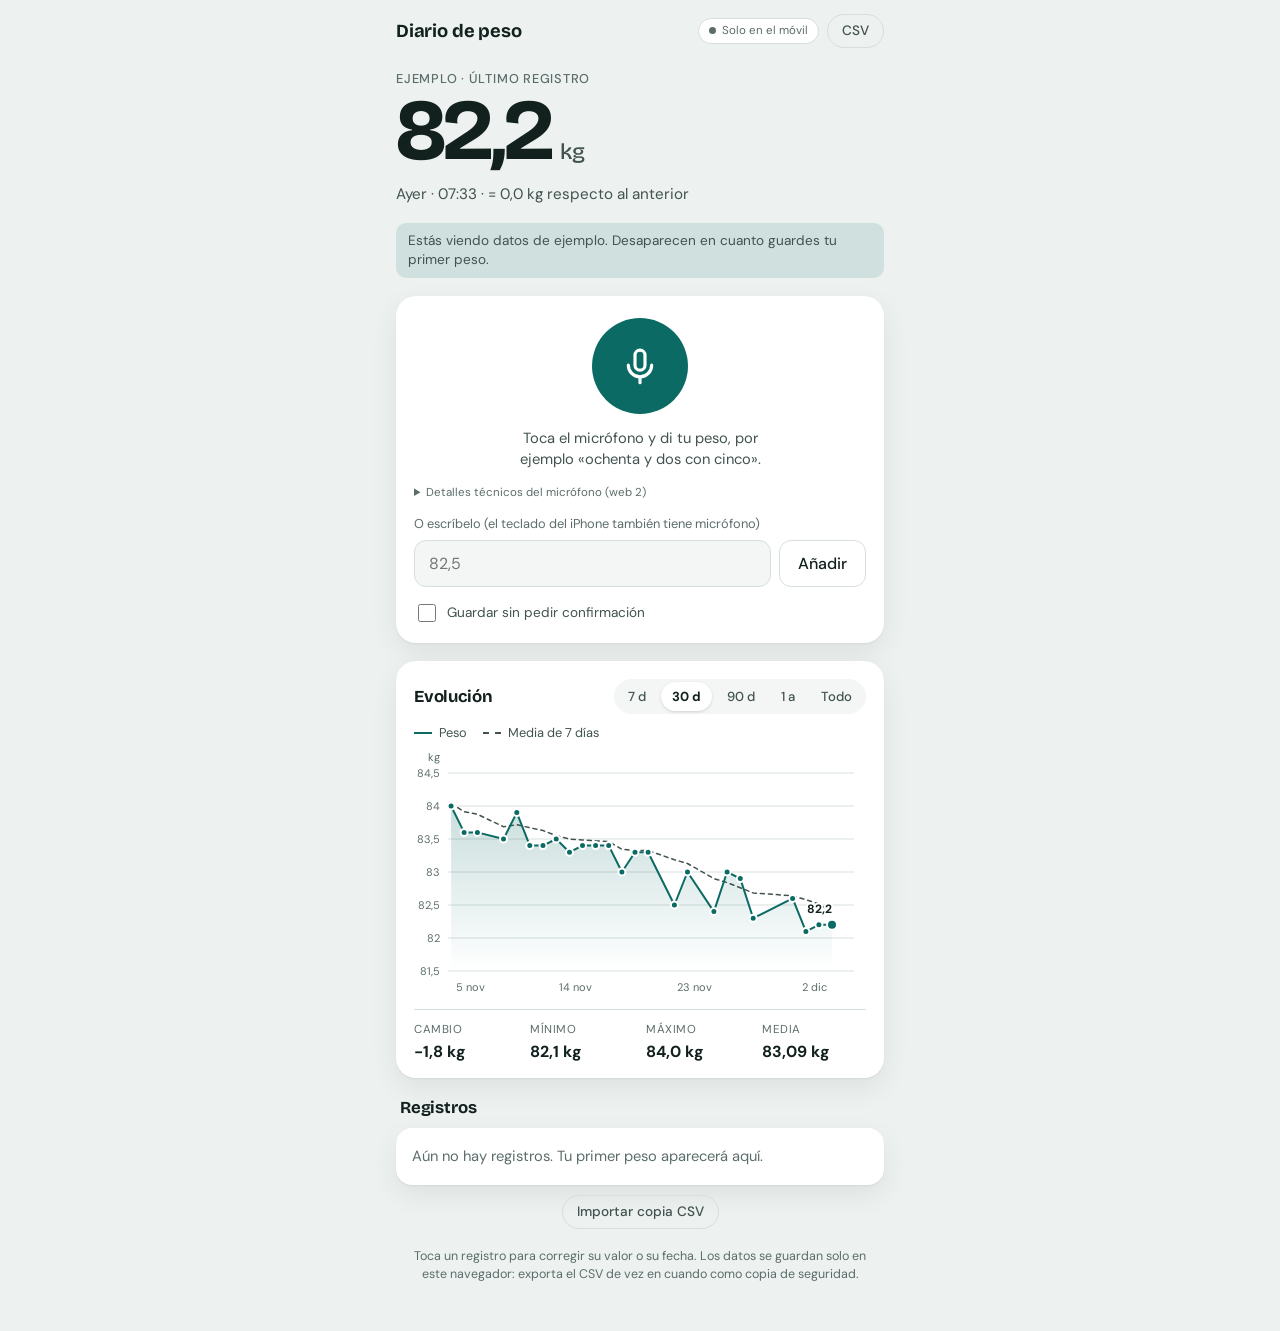
<file: index.html>
<!doctype html>
<html lang="es">
<head>
<meta charset="utf-8">
<meta name="viewport" content="width=device-width,initial-scale=1">
<title>Diario de peso</title>
<!-- El Diario de peso vive ahora en diario-peso/. Esta página redirige para que los accesos guardados sigan funcionando. -->
<meta http-equiv="refresh" content="0; url=diario-peso/">
<script>location.replace('diario-peso/' + location.search + location.hash);</script>
</head>
<body>
<p>El Diario de peso se ha movido a <a href="diario-peso/">diario-peso/</a>.</p>
</body>
</html>
</file>
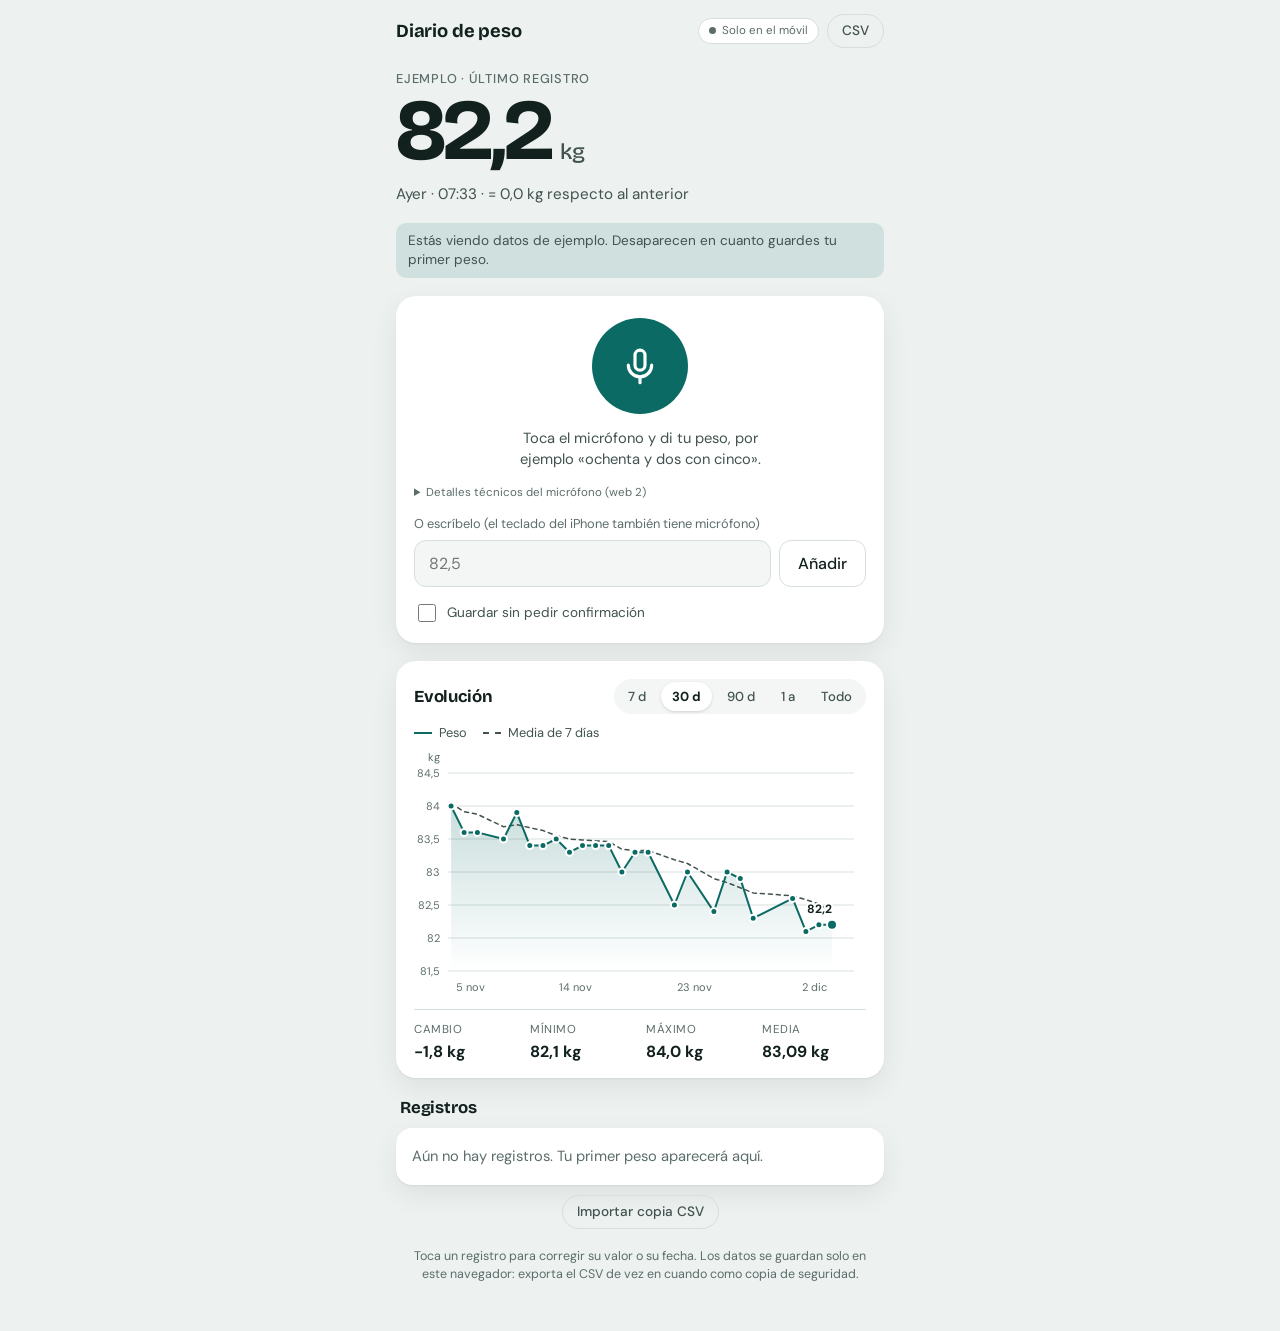
<file: diario-peso/index.html>
<!doctype html>
<html lang="es">
<head>
<meta charset="utf-8">
<meta name="viewport" content="width=device-width,initial-scale=1,viewport-fit=cover">
<meta name="color-scheme" content="light dark">
<meta name="theme-color" content="#0B6B64">
<meta name="description" content="Registra tu peso por voz, con fecha y hora, y mira su evolución.">
<link rel="apple-touch-icon" href="[data-uri]">
<link rel="icon" href="[data-uri]">
<title>Diario de peso</title>
<link rel="preconnect" href="https://fonts.googleapis.com">
<link rel="preconnect" href="https://fonts.gstatic.com" crossorigin>
<link href="https://fonts.googleapis.com/css2?family=Bricolage+Grotesque:opsz,wght@12..96,500;12..96,700&family=DM+Sans:opsz,wght@9..40,400;9..40,500;9..40,700&display=swap" rel="stylesheet">
<style>
:root{
  --bg:#EDF1F0; --surface:#FFFFFF; --surface2:#F3F6F5;
  --ink:#12201E; --ink2:#41524F; --muted:#5B6D6A; --line:#D7DFDD;
  --accent:#0B6B64; --accent-ink:#FFFFFF; --accent-soft:rgba(11,107,100,.13);
  --rec:#C2410C; --rec-soft:rgba(194,65,12,.18); --danger:#B42318;
  --shadow:0 1px 2px rgba(18,32,30,.06),0 10px 28px rgba(18,32,30,.07);
  --display:'Bricolage Grotesque','DM Sans',system-ui,-apple-system,'Segoe UI',sans-serif;
  --body:'DM Sans',system-ui,-apple-system,'Segoe UI',sans-serif;
  color-scheme:light;
}
@media (prefers-color-scheme:dark){
  :root:not([data-theme="light"]){
    --bg:#0C1413; --surface:#15201E; --surface2:#1B2927;
    --ink:#E7F0EE; --ink2:#B4C4C0; --muted:#8CA09B; --line:#283735;
    --accent:#4FC3B8; --accent-ink:#06201D; --accent-soft:rgba(79,195,184,.16);
    --rec:#FB923C; --rec-soft:rgba(251,146,60,.22); --danger:#F97066;
    --shadow:0 1px 2px rgba(0,0,0,.4),0 10px 28px rgba(0,0,0,.35);
    color-scheme:dark;
  }
}
:root[data-theme="dark"]{
  --bg:#0C1413; --surface:#15201E; --surface2:#1B2927;
  --ink:#E7F0EE; --ink2:#B4C4C0; --muted:#8CA09B; --line:#283735;
  --accent:#4FC3B8; --accent-ink:#06201D; --accent-soft:rgba(79,195,184,.16);
  --rec:#FB923C; --rec-soft:rgba(251,146,60,.22); --danger:#F97066;
  --shadow:0 1px 2px rgba(0,0,0,.4),0 10px 28px rgba(0,0,0,.35);
  color-scheme:dark;
}
*,*::before,*::after{box-sizing:border-box}
[hidden]{display:none!important}
body{background:var(--bg);color:var(--ink);font:400 16px/1.45 var(--body);-webkit-text-size-adjust:100%}
button,input{font:inherit;color:inherit}
button{cursor:pointer;-webkit-tap-highlight-color:transparent}
:focus-visible{outline:2px solid var(--accent);outline-offset:2px}
h1,h2{margin:0;font-family:var(--display);font-weight:700;letter-spacing:-.01em}
.app{max-width:520px;margin:0 auto;padding-inline:16px;padding-block:14px 48px;display:flex;flex-direction:column;gap:18px}

/* header */
.top{display:flex;align-items:center;justify-content:space-between;gap:12px}
.top h1{font-size:1.15rem;white-space:nowrap}
.top-actions{display:flex;align-items:center;gap:8px}
.pill{display:inline-flex;align-items:center;gap:6px;font-size:.72rem;white-space:nowrap;color:var(--muted);padding:4px 10px;border:1px solid var(--line);border-radius:999px;background:var(--surface)}
.pill::before{content:"";width:7px;height:7px;border-radius:50%;background:var(--muted)}
.pill[data-s="cloud"]::before{background:var(--accent)}
.pill[data-s="error"]::before{background:var(--danger)}
.ghost{background:transparent;border:1px solid var(--line);color:var(--ink2);border-radius:999px;padding:6px 14px;font-size:.85rem;font-weight:500}
.ghost:active{background:var(--surface2)}

/* hero */
.hero{padding-block:4px 0}
.hero-label{font-size:.8rem;letter-spacing:.06em;text-transform:uppercase;color:var(--muted);font-weight:500}
.hero-val{display:flex;align-items:baseline;gap:8px;font-family:var(--display);line-height:1}
.hero-val #heroVal{font-size:clamp(3.6rem,20vw,5.4rem);font-weight:700;letter-spacing:-.03em;font-variant-numeric:tabular-nums}
.hero-val .unit{font-size:1.4rem;color:var(--ink2);font-weight:500}
.hero-sub{margin-top:8px;color:var(--ink2);font-size:.95rem;font-variant-numeric:tabular-nums}
.banner{font-size:.85rem;color:var(--ink2);background:var(--accent-soft);border-radius:10px;padding:8px 12px}

/* capture */
.capture{background:var(--surface);border-radius:20px;box-shadow:var(--shadow);padding:22px 18px 18px;display:flex;flex-direction:column;align-items:center;gap:14px}
.mic{position:relative;width:96px;height:96px;border-radius:50%;border:0;background:var(--accent);color:var(--accent-ink);display:grid;place-items:center;transition:transform .12s ease,background .2s ease}
.mic:active{transform:scale(.96)}
.mic svg{width:40px;height:40px}
.mic::after{content:"";position:absolute;inset:-10px;border-radius:50%;border:2px solid transparent;pointer-events:none}
.mic[aria-pressed="true"]{background:var(--rec);color:#fff}
.mic[aria-pressed="true"]::after{border-color:var(--rec-soft);animation:pulse 1.3s ease-out infinite}
@keyframes pulse{0%{transform:scale(.9);opacity:1}100%{transform:scale(1.25);opacity:0}}
@media (prefers-reduced-motion:reduce){.mic[aria-pressed="true"]::after{animation:none;border-color:var(--rec)}.mic{transition:none}}
.mic-hint{margin:0;text-align:center;color:var(--ink2);font-size:.92rem;max-width:34ch;text-wrap:balance}
.heard{margin:0;text-align:center;font-size:.9rem;color:var(--muted);font-style:italic;max-width:100%;overflow-wrap:anywhere}
.heard[data-err="1"]{color:var(--danger);font-style:normal}
.dbg{width:100%;font-size:.72rem;color:var(--muted)}
.dbg summary{cursor:pointer}
.dbg pre{margin:6px 0 0;white-space:pre-wrap;overflow-wrap:anywhere;font:400 .72rem/1.4 ui-monospace,Menlo,monospace;background:var(--surface2);border-radius:8px;padding:8px}
.confirm{width:100%;background:var(--surface2);border-radius:14px;padding:14px;display:flex;flex-direction:column;align-items:center;gap:10px}
.confirm-row{display:flex;align-items:center;gap:14px}
.confirm-val{font-family:var(--display);font-size:2.4rem;font-weight:700;font-variant-numeric:tabular-nums;line-height:1}
.confirm-val small{font-size:1.1rem;font-weight:500;color:var(--ink2);margin-left:4px}
.step{width:44px;height:44px;border-radius:50%;border:1px solid var(--line);background:var(--surface);font-size:1.2rem;font-weight:500;color:var(--ink)}
.confirm-when{font-size:.85rem;color:var(--muted)}
.confirm-actions{display:flex;gap:10px;width:100%}
.primary{flex:1;background:var(--accent);color:var(--accent-ink);border:0;border-radius:12px;padding:12px 16px;font-weight:700}
.secondary{flex:1;background:var(--surface);color:var(--ink);border:1px solid var(--line);border-radius:12px;padding:12px 16px;font-weight:500}
.manual{width:100%;display:flex;flex-direction:column;gap:6px}
.manual label{font-size:.8rem;color:var(--muted)}
.manual .row{display:flex;gap:8px}
.manual input{flex:1;min-width:0;background:var(--surface2);border:1px solid var(--line);border-radius:12px;padding:11px 14px;font-size:1rem}
.manual button{border-radius:12px;padding:0 18px;border:1px solid var(--line);background:var(--surface);font-weight:500}
.auto{display:flex;align-items:center;gap:8px;font-size:.85rem;color:var(--ink2);align-self:flex-start}
.auto input{width:18px;height:18px;accent-color:var(--accent)}

/* chart */
.chart-card{background:var(--surface);border-radius:20px;box-shadow:var(--shadow);padding:18px 14px 14px}
.chart-head{display:flex;align-items:center;justify-content:space-between;gap:10px;flex-wrap:wrap;padding-inline:4px}
.chart-head h2{font-size:1.05rem}
.chips{display:flex;gap:4px;background:var(--surface2);padding:3px;border-radius:999px}
.chips button{border:0;background:transparent;color:var(--ink2);padding:5px 11px;border-radius:999px;font-size:.82rem;font-weight:500}
.chips button[aria-pressed="true"]{background:var(--surface);color:var(--ink);box-shadow:0 1px 3px rgba(0,0,0,.14);font-weight:700}
.legend{display:flex;gap:16px;padding:10px 4px 0;font-size:.8rem;color:var(--ink2)}
.key{display:inline-flex;align-items:center;gap:7px}
.k-line,.k-dash{width:18px;height:0;border-top:2px solid var(--accent)}
.k-dash{border-top:2px dashed var(--ink2)}
.chart-wrap{position:relative;margin-top:6px}
.chart-wrap svg{display:block;width:100%;height:auto;touch-action:pan-y;user-select:none;-webkit-user-select:none}
.ax{fill:var(--muted);font-size:11px;font-family:var(--body);font-variant-numeric:tabular-nums}
.tip{position:absolute;z-index:2;pointer-events:none;background:var(--ink);color:var(--bg);border-radius:10px;padding:7px 10px;font-size:.8rem;line-height:1.3;white-space:nowrap;font-variant-numeric:tabular-nums}
.tip b{font-family:var(--display);font-size:1rem}
.stats{display:grid;grid-template-columns:repeat(auto-fit,minmax(76px,1fr));gap:8px 12px;margin:10px 4px 0;padding-top:12px;border-top:1px solid var(--line)}
.stats div{display:flex;flex-direction:column;gap:2px}
.stats dt{font-size:.72rem;letter-spacing:.05em;text-transform:uppercase;color:var(--muted)}
.stats dd{margin:0;font-weight:700;font-variant-numeric:tabular-nums}

/* history */
.history h2{font-size:1.05rem;padding-inline:4px;margin-bottom:8px}
.list{list-style:none;margin:0;padding:0;background:var(--surface);border-radius:16px;box-shadow:var(--shadow);overflow:hidden}
.list li+li{border-top:1px solid var(--line)}
.list button{width:100%;display:flex;align-items:center;justify-content:space-between;gap:12px;background:transparent;border:0;padding:13px 16px;text-align:left}
.list button:active{background:var(--surface2)}
.l-when{font-size:.92rem;color:var(--ink2)}
.l-val{font-weight:700;font-variant-numeric:tabular-nums;text-align:right}
.l-val small{display:block;font-weight:400;color:var(--muted);font-size:.75rem}
.empty{padding:18px 16px;color:var(--muted);font-size:.92rem;background:var(--surface);border-radius:16px;box-shadow:var(--shadow)}
.more{margin:10px auto 0;display:block}
.foot{margin:0;font-size:.78rem;color:var(--muted);text-align:center;text-wrap:balance}

/* dialog + toast */
dialog{border:0;border-radius:20px;padding:20px;background:var(--surface);color:var(--ink);width:min(92vw,420px);box-shadow:0 20px 60px rgba(0,0,0,.35)}
dialog::backdrop{background:rgba(6,16,14,.55)}
dialog h2{font-size:1.1rem;margin-bottom:12px}
dialog label{display:block;font-size:.8rem;color:var(--muted);margin:10px 0 4px}
dialog input{width:100%;background:var(--surface2);border:1px solid var(--line);border-radius:12px;padding:11px 14px;font-size:1rem}
.dlg-actions{display:flex;gap:8px;margin-top:16px;flex-wrap:wrap}
.danger{flex:1 0 100%;background:transparent;border:1px solid var(--danger);color:var(--danger);border-radius:12px;padding:11px 16px;font-weight:500}
.err{color:var(--danger);font-size:.85rem;margin:8px 0 0}
.toast{position:fixed;left:50%;bottom:calc(20px + env(safe-area-inset-bottom,0px));transform:translateX(-50%);background:var(--ink);color:var(--bg);padding:10px 16px;border-radius:999px;font-size:.9rem;z-index:10;max-width:calc(100vw - 32px);text-align:center;box-shadow:var(--shadow)}
</style>
<style>html,body{margin:0}</style>
</head>
<body>

<div class="app">
  <header class="top">
    <h1>Diario de peso</h1>
    <div class="top-actions">
      <span id="syncPill" class="pill" data-s="local">Solo en el móvil</span>
      <button id="exportBtn" class="ghost" type="button" aria-label="Exportar registros a CSV">CSV</button>
    </div>
  </header>

  <section class="hero" aria-live="polite">
    <div class="hero-label" id="heroLabel">Último registro</div>
    <div class="hero-val"><span id="heroVal">--</span><span class="unit">kg</span></div>
    <div class="hero-sub" id="heroSub"></div>
  </section>

  <div id="demoBanner" class="banner" hidden>Estás viendo datos de ejemplo. Desaparecen en cuanto guardes tu primer peso.</div>

  <section class="capture" aria-label="Registrar peso">
    <button id="micBtn" class="mic" type="button" aria-pressed="false" aria-label="Registrar peso por voz">
      <svg viewBox="0 0 24 24" fill="none" stroke="currentColor" stroke-width="1.9" stroke-linecap="round" stroke-linejoin="round" aria-hidden="true"><rect x="9" y="2.5" width="6" height="12" rx="3"/><path d="M5 11.5a7 7 0 0 0 14 0M12 18.5V22"/></svg>
    </button>
    <p id="micHint" class="mic-hint">Toca el micrófono y di tu peso, por ejemplo «ochenta y dos con cinco».</p>
    <p id="heard" class="heard" hidden></p>
    <details id="dbgBox" class="dbg"><summary>Detalles técnicos del micrófono (web 2)</summary><pre id="dbg">Aún no has tocado el micrófono.</pre></details>

    <div id="confirm" class="confirm" hidden>
      <div class="confirm-row">
        <button id="decBtn" class="step" type="button" aria-label="Restar 0,1 kilos">−</button>
        <div class="confirm-val"><span id="confirmVal">0,0</span><small>kg</small></div>
        <button id="incBtn" class="step" type="button" aria-label="Sumar 0,1 kilos">+</button>
      </div>
      <div class="confirm-when" id="confirmWhen"></div>
      <div class="confirm-actions">
        <button id="confirmSave" class="primary" type="button">Guardar</button>
        <button id="confirmDiscard" class="secondary" type="button">Descartar</button>
      </div>
    </div>

    <form id="manualForm" class="manual" autocomplete="off">
      <label for="manualInput">O escríbelo (el teclado del iPhone también tiene micrófono)</label>
      <div class="row">
        <input id="manualInput" type="text" inputmode="text" enterkeyhint="done" placeholder="82,5" aria-describedby="manualErr">
        <button type="submit">Añadir</button>
      </div>
      <div id="manualErr" class="err" hidden></div>
    </form>

    <label class="auto" for="autoSave"><input id="autoSave" type="checkbox"> Guardar sin pedir confirmación</label>
  </section>

  <section class="chart-card" aria-label="Evolución del peso">
    <div class="chart-head">
      <h2>Evolución</h2>
      <div class="chips" id="chips" role="group" aria-label="Periodo">
        <button type="button" data-r="7" aria-pressed="false">7 d</button>
        <button type="button" data-r="30" aria-pressed="true">30 d</button>
        <button type="button" data-r="90" aria-pressed="false">90 d</button>
        <button type="button" data-r="365" aria-pressed="false">1 a</button>
        <button type="button" data-r="all" aria-pressed="false">Todo</button>
      </div>
    </div>
    <div class="legend">
      <span class="key"><i class="k-line"></i>Peso</span>
      <span class="key" id="trendKey"><i class="k-dash"></i>Media de 7 días</span>
    </div>
    <div class="chart-wrap" id="chartWrap">
      <svg id="chart" role="img" aria-label="Gráfica de evolución del peso"></svg>
      <div id="tip" class="tip" hidden></div>
    </div>
    <dl class="stats" id="stats"></dl>
  </section>

  <section class="history" aria-label="Registros">
    <h2>Registros</h2>
    <ul class="list" id="list"></ul>
    <button id="moreBtn" class="ghost more" type="button" hidden>Mostrar más</button>
    <button id="importBtn" class="ghost more" type="button">Importar copia CSV</button>
    <input id="importFile" type="file" accept=".csv,text/csv,text/plain" hidden>
  </section>

  <p class="foot">Toca un registro para corregir su valor o su fecha. Los datos se guardan solo en este navegador: exporta el CSV de vez en cuando como copia de seguridad.</p>
</div>

<dialog id="editDlg" aria-labelledby="editTitle">
  <h2 id="editTitle">Editar registro</h2>
  <label for="editKg">Peso (kg)</label>
  <input id="editKg" type="text" inputmode="decimal" placeholder="82,5">
  <label for="editWhen">Fecha y hora</label>
  <input id="editWhen" type="datetime-local">
  <div id="editErr" class="err" hidden></div>
  <div class="dlg-actions">
    <button id="editSave" class="primary" type="button">Guardar cambios</button>
    <button id="editCancel" class="secondary" type="button">Cancelar</button>
    <button id="editDelete" class="danger" type="button">Eliminar registro</button>
  </div>
</dialog>

<div id="toast" class="toast" role="status" aria-live="polite" hidden></div>

<script>
(function () {
'use strict';
var $ = function (id) { return document.getElementById(id); };

/*PARSER_START*/
var NUM_WORDS = {cero:0,un:1,uno:1,una:1,dos:2,tres:3,cuatro:4,cinco:5,seis:6,siete:7,ocho:8,nueve:9,diez:10,once:11,doce:12,trece:13,catorce:14,quince:15,dieciseis:16,diecisiete:17,dieciocho:18,diecinueve:19,veinte:20,veintiun:21,veintiuno:21,veintidos:22,veintitres:23,veinticuatro:24,veinticinco:25,veintiseis:26,veintisiete:27,veintiocho:28,veintinueve:29,treinta:30,cuarenta:40,cincuenta:50,sesenta:60,setenta:70,ochenta:80,noventa:90,cien:100,ciento:100};
function isNum(w) { return Object.prototype.hasOwnProperty.call(NUM_WORDS, w); }
function stripAccents(s) { return s.normalize('NFD').replace(/[̀-ͯ]/g, ''); }
function wordsToDigits(s) {
  var tokens = s.split(/\s+/).filter(Boolean), out = [], i = 0;
  while (i < tokens.length) {
    if (!isNum(tokens[i])) { out.push(tokens[i]); i++; continue; }
    var j = i, run = [];
    while (j < tokens.length) {
      if (isNum(tokens[j])) { run.push(tokens[j]); j++; }
      else if (tokens[j] === 'y' && run.length && j + 1 < tokens.length && isNum(tokens[j + 1])) { j++; }
      else break;
    }
    var prev = out[out.length - 1];
    var afterSep = prev === 'coma' || prev === 'punto' || prev === 'con';
    var allDigits = run.every(function (w) { return NUM_WORDS[w] < 10; });
    if (run[0] === 'cero' || (afterSep && allDigits)) {
      out.push(run.map(function (w) { return NUM_WORDS[w]; }).join(''));
    } else {
      out.push(String(run.reduce(function (a, w) { return a + NUM_WORDS[w]; }, 0)));
    }
    i = j;
  }
  return out.join(' ');
}
function checkKg(v) { return (isFinite(v) && v >= 20 && v <= 400) ? Math.round(v * 100) / 100 : null; }
function parseWeight(raw) {
  if (!raw) return null;
  var s = stripAccents(String(raw).toLowerCase());
  s = s.replace(/(\d)\s*[.,]\s*(\d)/g, '$1.$2');
  s = s.replace(/\bkilogramos?\b|\bkilos?\b|\bkgs?\b/g, ' kg ');
  s = s.replace(/\bgramos?\b|\bgrs?\b/g, ' g ');
  s = s.replace(/[^a-z0-9.\s]/g, ' ');
  s = wordsToDigits(s.replace(/\s+/g, ' ').trim()).replace(/\s+/g, ' ');
  var m;
  if ((m = s.match(/(\d{2,3}(?:\.\d+)?)\s*kg\s*(?:y\s*)?(\d{1,3})\s*g\b/))) return checkKg(parseFloat(m[1]) + parseInt(m[2], 10) / 1000);
  if ((m = s.match(/(\d{2,3})\s*(?:kg\s*)?y\s*medi[oa]\b/))) return checkKg(parseInt(m[1], 10) + 0.5);
  if ((m = s.match(/(\d{2,3})\s*(?:coma|punto|con)\s*(\d{1,2})\b/))) return checkKg(parseFloat(m[1] + '.' + m[2]));
  var re = /(\d{2,3}(?:\.\d+)?)/g;
  while ((m = re.exec(s))) { var v = checkKg(parseFloat(m[1])); if (v !== null) return v; }
  return null;
}
/*PARSER_END*/

/* ---------- formato ---------- */
var nf = new Intl.NumberFormat('es-ES', {minimumFractionDigits: 1, maximumFractionDigits: 2});
var nf1 = new Intl.NumberFormat('es-ES', {minimumFractionDigits: 0, maximumFractionDigits: 1});
function fmt(v) { return nf.format(v); }
function r2(v) { return Math.round(v * 100) / 100; }
function signed(v) { v = r2(v); return (v > 0 ? '+' : v < 0 ? '−' : '±') + nf.format(Math.abs(v)); }
var dfDay = new Intl.DateTimeFormat('es-ES', {weekday: 'short', day: 'numeric', month: 'short'});
var dfTime = new Intl.DateTimeFormat('es-ES', {hour: '2-digit', minute: '2-digit'});
var dfShort = new Intl.DateTimeFormat('es-ES', {day: 'numeric', month: 'short'});
var dfMonth = new Intl.DateTimeFormat('es-ES', {month: 'short', year: '2-digit'});
function whenText(t) {
  var d = new Date(t), n = new Date();
  var same = function (a, b) { return a.toDateString() === b.toDateString(); };
  var y = new Date(n.getFullYear(), n.getMonth(), n.getDate() - 1);
  var day = same(d, n) ? 'Hoy' : same(d, y) ? 'Ayer' : dfDay.format(d);
  return day + ' · ' + dfTime.format(d);
}
function p2(n) { return String(n).padStart(2, '0'); }
function toLocalInput(t) { var d = new Date(t); return d.getFullYear() + '-' + p2(d.getMonth() + 1) + '-' + p2(d.getDate()) + 'T' + p2(d.getHours()) + ':' + p2(d.getMinutes()); }

/* ---------- almacenamiento ---------- */
var LS_KEY = 'peso.v1', LS_AUTO = 'peso.auto';
var state = {entries: [], deleted: []};
var dbDoc = null;
function loadLocal() {
  try {
    var raw = localStorage.getItem(LS_KEY);
    if (raw) { var s = JSON.parse(raw); if (s && Array.isArray(s.entries)) return {entries: s.entries, deleted: s.deleted || []}; }
  } catch (e) {}
  return {entries: [], deleted: []};
}
function saveLocal() { try { localStorage.setItem(LS_KEY, JSON.stringify(state)); } catch (e) {} }
function merge(a, b) {
  var m = new Map();
  a.entries.concat(b.entries).forEach(function (e) {
    var c = m.get(e.id);
    if (!c || (e.u || 0) > (c.u || 0)) m.set(e.id, e);
  });
  var del = Array.from(new Set(a.deleted.concat(b.deleted))).slice(-1000);
  del.forEach(function (id) { m.delete(id); });
  return {entries: Array.from(m.values()).sort(function (x, y) { return x.t - y.t; }), deleted: del};
}
function sig(s) { return JSON.stringify([s.entries.map(function (e) { return [e.id, e.t, e.kg, e.u || 0]; }), s.deleted.slice().sort()]); }

var syncStatus = 'local';
function setSync(s) {
  syncStatus = s;
  var el = $('syncPill');
  el.dataset.s = s;
  el.textContent = s === 'cloud' ? 'En tu cuenta' : s === 'error' ? 'Sin sincronizar' : 'Solo en el móvil';
}
var pushTimer = null, pushing = false, pushAgain = false;
function schedulePush() { if (!dbDoc) return; clearTimeout(pushTimer); pushTimer = setTimeout(pushNow, 500); }
async function pushNow() {
  if (!dbDoc) return;
  if (pushing) { pushAgain = true; return; }
  pushing = true;
  try { await dbDoc.set({v: 1, entries: state.entries, deleted: state.deleted}); setSync('cloud'); }
  catch (e) { setSync('error'); }
  finally { pushing = false; if (pushAgain) { pushAgain = false; schedulePush(); } }
}
async function initCloud() {
  try {
    var c = window.claude;
    if (!c || !c.use) return;
    var res = await Promise.all([c.use('db'), c.use('user')]);
    var db = res[0], user = res[1];
    if (!db || !user) return;
    var uid = await user.id();
    if (!uid) return;
    dbDoc = db.doc('data/users/' + uid + '/weights');
    var snap = await dbDoc.get();
    var remote = {entries: [], deleted: []};
    if (snap.exists) { var d = snap.data() || {}; remote = {entries: Array.isArray(d.entries) ? d.entries : [], deleted: Array.isArray(d.deleted) ? d.deleted : []}; }
    var merged = merge(state, remote);
    var needsPush = sig(merged) !== sig(merge(remote, {entries: [], deleted: []}));
    state = merged; saveLocal(); renderAll();
    if (needsPush || !snap.exists && state.entries.length) await pushNow(); else setSync('cloud');
  } catch (e) { setSync('error'); }
}
function commit() { saveLocal(); renderAll(); schedulePush(); }
function newId() { return Date.now().toString(36) + Math.random().toString(36).slice(2, 6); }
function addEntry(kg, t) {
  try { if (navigator.storage && navigator.storage.persist) navigator.storage.persist(); } catch (e) {}
  state.entries.push({id: newId(), t: t, kg: kg, u: Date.now()});
  state.entries.sort(function (a, b) { return a.t - b.t; });
  commit();
  toast('Guardado: ' + fmt(kg) + ' kg · ' + whenText(t).toLowerCase());
}

/* ---------- datos de ejemplo (solo en pantalla, nunca se guardan) ---------- */
function makeDemo() {
  var out = [], seed = 7;
  var rnd = function () { seed = (seed * 16807) % 2147483647; return seed / 2147483647; };
  var now = new Date();
  for (var d = 44; d >= 0; d--) {
    if (rnd() < 0.2) continue;
    var dt = new Date(now.getFullYear(), now.getMonth(), now.getDate() - d, 7, 30 + Math.floor(rnd() * 30));
    if (dt.getTime() > Date.now()) continue;
    var base = 84.6 - (44 - d) * 0.055;
    out.push({id: 'demo' + d, t: dt.getTime(), kg: Math.round((base + (rnd() - 0.5) * 0.9) * 10) / 10, u: 0});
  }
  return out;
}
var DEMO = makeDemo();
function isDemo() { return state.entries.length === 0; }
function viewEntries() { return isDemo() ? DEMO : state.entries; }

/* ---------- toast ---------- */
var toastTimer = null;
function toast(msg) {
  var el = $('toast'); el.textContent = msg; el.hidden = false;
  clearTimeout(toastTimer); toastTimer = setTimeout(function () { el.hidden = true; }, 3200);
}

/* ---------- render: cabecera, lista, estadísticas ---------- */
function renderHero() {
  var data = viewEntries(), last = data[data.length - 1], prev = data[data.length - 2];
  $('heroLabel').textContent = isDemo() ? 'Ejemplo · último registro' : 'Último registro';
  $('heroVal').textContent = fmt(last.kg);
  var sub = whenText(last.t);
  if (prev) {
    var dlt = r2(last.kg - prev.kg);
    sub += ' · ' + (dlt > 0 ? '↑ ' : dlt < 0 ? '↓ ' : '= ') + nf.format(Math.abs(dlt)) + ' kg respecto al anterior';
  }
  $('heroSub').textContent = sub;
  $('demoBanner').hidden = !isDemo();
}
var listLimit = 30;
function renderList() {
  var ul = $('list'), more = $('moreBtn');
  ul.innerHTML = '';
  if (isDemo()) {
    ul.innerHTML = '<li class="empty">Aún no hay registros. Tu primer peso aparecerá aquí.</li>';
    more.hidden = true; return;
  }
  var asc = state.entries, shown = asc.slice().reverse().slice(0, listLimit);
  var frag = document.createDocumentFragment();
  shown.forEach(function (e) {
    var idx = asc.indexOf(e), prev = idx > 0 ? asc[idx - 1] : null;
    var li = document.createElement('li'), b = document.createElement('button');
    b.type = 'button'; b.dataset.id = e.id;
    var l = document.createElement('span'); l.className = 'l-when'; l.textContent = whenText(e.t);
    var v = document.createElement('span'); v.className = 'l-val'; v.textContent = fmt(e.kg) + ' kg';
    if (prev) { var s = document.createElement('small'); s.textContent = signed(e.kg - prev.kg) + ' kg'; v.appendChild(s); }
    b.appendChild(l); b.appendChild(v); li.appendChild(b); frag.appendChild(li);
  });
  ul.appendChild(frag);
  more.hidden = asc.length <= listLimit;
}
function renderStats(pts) {
  var el = $('stats');
  if (!pts.length) { el.innerHTML = ''; return; }
  var kgs = pts.map(function (p) { return p.kg; });
  var min = Math.min.apply(null, kgs), max = Math.max.apply(null, kgs);
  var avg = kgs.reduce(function (a, b) { return a + b; }, 0) / kgs.length;
  var chg = pts.length > 1 ? signed(pts[pts.length - 1].kg - pts[0].kg) + ' kg' : '—';
  var items = [['Cambio', chg], ['Mínimo', fmt(min) + ' kg'], ['Máximo', fmt(max) + ' kg'], ['Media', fmt(r2(avg)) + ' kg']];
  el.innerHTML = items.map(function (i) { return '<div><dt>' + i[0] + '</dt><dd>' + i[1] + '</dd></div>'; }).join('');
}

/* ---------- gráfica ---------- */
var RANGES = {'7': 7, '30': 30, '90': 90, '365': 365, 'all': null};
var range = '30';
function visiblePts() {
  var data = viewEntries();
  if (range === 'all') return data;
  var cut = Date.now() - RANGES[range] * 864e5;
  return data.filter(function (e) { return e.t >= cut; });
}
function trendAt(all, t) {
  var lo = t - 7 * 864e5, s = 0, n = 0;
  for (var i = 0; i < all.length; i++) { if (all[i].t > lo && all[i].t <= t) { s += all[i].kg; n++; } }
  return n ? s / n : null;
}
function niceStep(span) {
  var steps = [0.1, 0.2, 0.5, 1, 2, 5, 10, 20, 50];
  for (var i = 0; i < steps.length; i++) if (span / steps[i] <= 5) return steps[i];
  return 100;
}
function drawChart() {
  var svg = $('chart'), wrap = $('chartWrap'), tip = $('tip');
  tip.hidden = true;
  var pts = visiblePts(), all = viewEntries();
  var W = Math.max(280, Math.round(wrap.clientWidth || 340)), H = 250;
  var m = {l: 38, r: 16, t: 24, b: 28};
  svg.setAttribute('viewBox', '0 0 ' + W + ' ' + H);
  renderStats(pts);
  $('trendKey').hidden = true;
  if (!pts.length) {
    svg.innerHTML = '<text class="ax" x="' + W / 2 + '" y="' + H / 2 + '" text-anchor="middle">Sin registros en este periodo</text>';
    svg.setAttribute('aria-label', 'Sin registros en este periodo');
    return;
  }
  var now = Date.now(), t0, t1;
  if (range === 'all') { t0 = pts[0].t; t1 = pts[pts.length - 1].t; }
  else { t1 = now; t0 = now - RANGES[range] * 864e5; }
  if (t1 - t0 < 6 * 36e5) { var c = (t0 + t1) / 2; t0 = c - 6 * 36e5; t1 = c + 6 * 36e5; }
  var pad = (t1 - t0) * 0.03; t1 += pad; if (range === 'all') t0 -= pad;
  var kgs = pts.map(function (p) { return p.kg; });
  var lo = Math.min.apply(null, kgs), hi = Math.max.apply(null, kgs);
  var yp = Math.max(0.3, (hi - lo) * 0.15); lo -= yp; hi += yp;
  var step = niceStep(hi - lo);
  var y0 = Math.floor(lo / step) * step, y1 = Math.ceil(hi / step) * step;
  var X = function (t) { return m.l + (t - t0) / (t1 - t0) * (W - m.l - m.r); };
  var Y = function (v) { return m.t + (1 - (v - y0) / (y1 - y0)) * (H - m.t - m.b); };
  var base = H - m.b, out = [];

  out.push('<defs><linearGradient id="gArea" x1="0" y1="0" x2="0" y2="1"><stop offset="0" style="stop-color:var(--accent);stop-opacity:.22"/><stop offset="1" style="stop-color:var(--accent);stop-opacity:0"/></linearGradient></defs>');
  var tickFmt = step < 1 ? nf1 : new Intl.NumberFormat('es-ES', {maximumFractionDigits: 0});
  for (var v = y0; v <= y1 + 1e-9; v += step) {
    var vv = r2(v), yy = Y(vv);
    out.push('<line x1="' + m.l + '" x2="' + (W - m.r) + '" y1="' + yy + '" y2="' + yy + '" style="stroke:var(--line)" stroke-width="1"/>');
    out.push('<text class="ax" x="' + (m.l - 8) + '" y="' + (yy + 4) + '" text-anchor="end">' + tickFmt.format(vv) + '</text>');
  }
  out.push('<text class="ax" x="' + (m.l - 8) + '" y="12" text-anchor="end">kg</text>');
  var spanDays = (t1 - t0) / 864e5;
  for (var k = 0; k < 4; k++) {
    var tt = t0 + (t1 - t0) * (k / 3.4 + 0.02), d = new Date(tt);
    var lab = spanDays <= 2 ? dfTime.format(d) : spanDays <= 200 ? dfShort.format(d) : dfMonth.format(d);
    out.push('<text class="ax" x="' + X(tt) + '" y="' + (H - 8) + '" text-anchor="' + (k === 0 ? 'start' : 'middle') + '">' + lab + '</text>');
  }
  var pos = pts.map(function (p) { return {x: X(p.t), y: Y(p.kg), p: p}; });
  var line = pos.map(function (q, i) { return (i ? 'L' : 'M') + q.x.toFixed(1) + ',' + q.y.toFixed(1); }).join('');
  if (pos.length > 1) {
    out.push('<path d="' + line + 'L' + pos[pos.length - 1].x.toFixed(1) + ',' + base + 'L' + pos[0].x.toFixed(1) + ',' + base + 'Z" fill="url(#gArea)"/>');
  }
  var trendOn = pts.length >= 4;
  if (trendOn) {
    var tl = pos.map(function (q, i) { return (i ? 'L' : 'M') + q.x.toFixed(1) + ',' + Y(trendAt(all, q.p.t)).toFixed(1); }).join('');
    out.push('<path d="' + tl + '" fill="none" style="stroke:var(--ink2)" stroke-width="1.5" stroke-dasharray="4 4" stroke-linecap="round" stroke-linejoin="round"/>');
    $('trendKey').hidden = false;
  }
  if (pos.length > 1) out.push('<path d="' + line + '" fill="none" style="stroke:var(--accent)" stroke-width="2" stroke-linecap="round" stroke-linejoin="round"/>');
  var dense = pos.length > 60;
  pos.forEach(function (q, i) {
    var isLast = i === pos.length - 1;
    if (dense && !isLast) return;
    out.push('<circle cx="' + q.x.toFixed(1) + '" cy="' + q.y.toFixed(1) + '" r="' + (isLast ? 5 : 3.5) + '" style="fill:var(--accent);stroke:var(--surface)" stroke-width="2"/>');
  });
  var L = pos[pos.length - 1], anchor = L.x > W - 50 ? 'end' : 'middle';
  out.push('<text x="' + L.x.toFixed(1) + '" y="' + (L.y - 12).toFixed(1) + '" text-anchor="' + anchor + '" style="fill:var(--ink);font:700 12px var(--body);stroke:var(--surface);stroke-width:4px;paint-order:stroke;stroke-linejoin:round">' + fmt(L.p.kg) + '</text>');
  out.push('<g id="hov" style="display:none"><line id="hovLine" y1="' + m.t + '" y2="' + base + '" style="stroke:var(--ink2)" stroke-width="1" stroke-dasharray="3 3"/><circle id="hovDot" r="6" style="fill:var(--accent);stroke:var(--surface)" stroke-width="2.5"/></g>');
  out.push('<rect id="hit" x="0" y="0" width="' + W + '" height="' + H + '" fill="transparent"/>');
  svg.innerHTML = out.join('');
  var first = pts[0], lastP = pts[pts.length - 1];
  svg.setAttribute('aria-label', 'Evolución del peso: ' + pts.length + ' registros, de ' + fmt(first.kg) + ' a ' + fmt(lastP.kg) + ' kilos');

  var hov = svg.querySelector('#hov'), hl = svg.querySelector('#hovLine'), hd = svg.querySelector('#hovDot'), hit = svg.querySelector('#hit');
  function show(ev) {
    var r = svg.getBoundingClientRect(), px = (ev.clientX - r.left) * (W / r.width), best = 0, bd = Infinity;
    for (var i = 0; i < pos.length; i++) { var dd = Math.abs(pos[i].x - px); if (dd < bd) { bd = dd; best = i; } }
    var q = pos[best], p = q.p;
    hov.style.display = '';
    hl.setAttribute('x1', q.x); hl.setAttribute('x2', q.x);
    hd.setAttribute('cx', q.x); hd.setAttribute('cy', q.y);
    var tr = trendAt(all, p.t);
    tip.innerHTML = '<b>' + fmt(p.kg) + ' kg</b><br>' + whenText(p.t) + (trendOn && tr ? '<br>Media 7 d: ' + fmt(r2(tr)) + ' kg' : '');
    tip.hidden = false;
    var sx = q.x * (r.width / W), sy = q.y * (r.height / H), tw = tip.offsetWidth, th = tip.offsetHeight;
    var left = Math.min(Math.max(0, sx - tw / 2), r.width - tw);
    var top = sy - th - 14; if (top < 0) top = sy + 16;
    tip.style.left = left + 'px'; tip.style.top = top + 'px';
  }
  function hide() { hov.style.display = 'none'; tip.hidden = true; }
  hit.addEventListener('pointermove', show);
  hit.addEventListener('pointerdown', show);
  hit.addEventListener('pointerleave', hide);
  hit.addEventListener('pointercancel', hide);
}

function renderAll() { renderHero(); renderList(); drawChart(); }

/* ---------- confirmación ---------- */
var pending = null;
function showConfirm(kg, t) {
  pending = {kg: kg, t: t};
  $('confirmVal').textContent = fmt(kg);
  $('confirmWhen').textContent = 'Se guardará como: ' + whenText(t).toLowerCase();
  $('confirm').hidden = false;
  $('confirmSave').focus({preventScroll: true});
}
function hideConfirm() { pending = null; $('confirm').hidden = true; }
function nudge(d) { if (!pending) return; pending.kg = r2(Math.min(400, Math.max(20, pending.kg + d))); $('confirmVal').textContent = fmt(pending.kg); }
$('decBtn').addEventListener('click', function () { nudge(-0.1); });
$('incBtn').addEventListener('click', function () { nudge(0.1); });
$('confirmSave').addEventListener('click', function () { if (pending) { addEntry(pending.kg, pending.t); hideConfirm(); setHeard('', false); } });
$('confirmDiscard').addEventListener('click', function () { hideConfirm(); setHeard('', false); });

/* ---------- voz ---------- */
var SR = window.SpeechRecognition || window.webkitSpeechRecognition;
var T0 = Date.now(), dbg = [];
function log(m) { dbg.push(((Date.now() - T0) / 1000).toFixed(1) + ' s · ' + m); var el = $('dbg'); if (el) el.textContent = dbg.join('\n'); }
window.addEventListener('error', function (e) { log('ERROR JS: ' + e.message); });
var micBlocked = false;
var rec = null, listening = false, finalAlts = null, lastError = null, started = false, watchdog = null;
function diag() {
  var framed = 'desconocido';
  try { framed = window.top !== window ? 'sí' : 'no'; } catch (e) {}
  return 'Diagnóstico → voz disponible: ' + (SR ? 'sí' : 'no') + ' · dentro de otra página: ' + framed + ' · conexión segura: ' + (window.isSecureContext ? 'sí' : 'no');
}
var HINT_DEFAULT = 'Toca el micrófono y di tu peso, por ejemplo «ochenta y dos con cinco».';
function defaultHint() { return micBlocked ? 'Toca el botón para dictar con el micrófono del teclado del iPhone.' : HINT_DEFAULT; }
function setHint(t) { $('micHint').textContent = t; }
function setHeard(t, isErr) { var el = $('heard'); el.hidden = !t; el.textContent = t; el.dataset.err = isErr ? '1' : ''; }
function setMic(on) {
  listening = on;
  var b = $('micBtn'); b.setAttribute('aria-pressed', on ? 'true' : 'false');
  b.setAttribute('aria-label', on ? 'Detener la escucha' : 'Registrar peso por voz');
  setHint(on ? 'Escuchando… di tu peso.' : defaultHint());
}
var ERR_TEXT = {
  'not-allowed': 'Safari no deja a esta página usar el micrófono (está dentro de claude.ai). Toca de nuevo el botón para dictar con el micrófono del teclado del iPhone.',
  'service-not-allowed': 'El reconocimiento de voz no está disponible en esta página. Toca de nuevo el botón para dictar con el micrófono del teclado del iPhone.',
  'audio-capture': 'No se detecta ningún micrófono.',
  'network': 'El servicio de voz necesita conexión a internet.',
  'no-speech': 'No he oído nada. Vuelve a intentarlo.',
  'language-not-supported': 'El español no está disponible para el dictado en este dispositivo.'
};
function keyboardMode() {
  setHeard('Dictado con el teclado: toca el micrófono que aparece en el teclado del iPhone, di tu peso y pulsa Añadir.', false);
  var inp = $('manualInput'); inp.scrollIntoView({block: 'center', behavior: 'smooth'}); inp.focus();
}
var closeTimer = null;
// Cierra del todo una sesión: quita sus manejadores para que ningún evento tardío
// (onend, onerror 'aborted', un resultado repetido) afecte a la siguiente.
function detach(r) {
  if (!r) return;
  r.onstart = r.onresult = r.onerror = r.onend = r.onaudiostart = r.onspeechstart = r.onnomatch = null;
  try { r.abort(); } catch (e) {}
}
function finishSession(r, why) {
  if (r !== rec) return;
  clearTimeout(watchdog); clearTimeout(closeTimer);
  var alts = finalAlts, err = lastError;
  detach(r); rec = null; finalAlts = null; lastError = null;
  log('fin de sesión (' + why + ') · resultado final: ' + (alts ? alts[0] : 'ninguno'));
  setMic(false);
  if (alts) return handleSpeech(alts);
  if (err && err !== 'aborted') { setHeard(ERR_TEXT[err] || 'Error de reconocimiento de voz (' + err + ').', true); }
  else if (!err && why !== 'cancelado') { setHeard('No he oído nada. Vuelve a intentarlo.', true); }
}
// Pide al micrófono que se cierre; si Safari no avisa con onend, se cierra igualmente.
function requestClose(r) {
  try { r.stop(); } catch (e) {}
  clearTimeout(closeTimer);
  closeTimer = setTimeout(function () { log('onend no ha llegado → cierre forzado'); finishSession(r, 'forzado'); }, 1500);
}
function startListening() {
  log('toque recibido');
  if (micBlocked) { log('micrófono bloqueado antes → modo teclado'); keyboardMode(); return; }
  if (rec) {
    // Hay una sesión abierta (arrancando o escuchando): este toque la termina.
    log('toque con sesión abierta → cerrar');
    if (finalAlts) finishSession(rec, 'toque'); else if (started) requestClose(rec); else finishSession(rec, 'cancelado');
    return;
  }
  setHeard('Toque recibido… iniciando el micrófono', false);
  log('SpeechRecognition: ' + (window.SpeechRecognition ? 'sí' : 'no') + ' · webkitSpeechRecognition: ' + (window.webkitSpeechRecognition ? 'sí' : 'no'));
  log('mediaDevices: ' + (navigator.mediaDevices && navigator.mediaDevices.getUserMedia ? 'sí' : 'no') + ' · seguro: ' + (window.isSecureContext ? 'sí' : 'no'));
  log('navegador: ' + navigator.userAgent.replace(/Mozilla\/5.0 /, '').slice(0, 90));
  try { log('dentro de otra página: ' + (window.top !== window ? 'sí' : 'no')); } catch (e) { log('dentro de otra página: sí (bloqueado)'); }
  try {
    if (navigator.permissions && navigator.permissions.query) navigator.permissions.query({name: 'microphone'}).then(function (r) { log('permiso micrófono: ' + r.state); }, function (e) { log('permiso micrófono: no consultable'); });
  } catch (e) { log('permiso micrófono: no consultable'); }
  if (!SR) {
    log('SpeechRecognition no existe en esta página → no se puede escuchar');
    setHeard('Esta página no tiene acceso al reconocimiento de voz. Usa el campo de abajo con el micrófono del teclado.', true);
    return;
  }
  hideConfirm(); setHeard('', false);
  finalAlts = null; lastError = null; started = false;
  clearTimeout(watchdog); clearTimeout(closeTimer);
  var r;
  try {
    r = rec = new SR();
    r.lang = 'es-ES'; r.interimResults = true; r.continuous = false; r.maxAlternatives = 4;
    r.onaudiostart = function () { if (r === rec) log('audiostart'); };
    r.onspeechstart = function () { if (r === rec) log('speechstart (se oye voz)'); };
    r.onnomatch = function () { if (r === rec) log('nomatch'); };
    r.onstart = function () { if (r !== rec) return; log('onstart'); started = true; clearTimeout(watchdog); setHeard('', false); setMic(true); };
    r.onresult = function (e) {
      if (r !== rec) return;
      var res = e.results[e.results.length - 1], alts = [];
      for (var i = 0; i < res.length; i++) alts.push(res[i].transcript);
      setHeard('«' + alts[0].trim() + '»', false);
      // Con el resultado final ya no hace falta seguir escuchando: se cierra el micrófono.
      if (res.isFinal && !finalAlts) { finalAlts = alts; requestClose(r); }
    };
    r.onerror = function (e) {
      if (r !== rec) return;
      if (e.error === 'not-allowed' || e.error === 'service-not-allowed') micBlocked = true;
      log('onerror: ' + e.error + (e.message ? ' (' + e.message + ')' : ''));
      lastError = e.error; started = true; clearTimeout(watchdog);
    };
    r.onend = function () { log('onend'); finishSession(r, 'onend'); };
    watchdog = setTimeout(function () {
      if (r !== rec || started) return;
      log('6 s sin onstart ni onerror');
      finishSession(r, 'cancelado');
      setHeard('El micrófono no responde en esta página (no ha llegado ni permiso ni error). Usa el campo de abajo con el micrófono del teclado. ' + diag(), true);
    }, 6000);
    log('llamando a start()');
    r.start();
    log('start() no ha lanzado error');
  } catch (e) {
    log('start() lanzó: ' + (e && e.name) + ' ' + (e && e.message));
    if (r) { detach(r); } rec = null; clearTimeout(watchdog); setMic(false);
    setHeard('No se ha podido iniciar el micrófono (' + (e && e.name || 'error') + '). Usa el campo de abajo. ' + diag(), true);
  }
}
function handleSpeech(alts) {
  var kg = null;
  for (var i = 0; i < alts.length && kg === null; i++) kg = parseWeight(alts[i]);
  if (kg === null) { setHeard('No he entendido un peso válido en «' + alts[0].trim() + '». Prueba con «82 con 5».', true); return; }
  var t = Date.now();
  if ($('autoSave').checked) { addEntry(kg, t); setHeard('', false); } else showConfirm(kg, t);
}
$('micBtn').addEventListener('click', startListening);

/* ---------- entrada manual ---------- */
$('manualForm').addEventListener('submit', function (ev) {
  ev.preventDefault();
  var inp = $('manualInput'), err = $('manualErr'), kg = parseWeight(inp.value);
  if (kg === null) { err.textContent = 'Escribe un peso entre 20 y 400 kg, por ejemplo 82,5.'; err.hidden = false; return; }
  err.hidden = true; addEntry(kg, Date.now()); inp.value = ''; inp.blur();
});
try { $('autoSave').checked = localStorage.getItem(LS_AUTO) === '1'; } catch (e) {}
$('autoSave').addEventListener('change', function () { try { localStorage.setItem(LS_AUTO, this.checked ? '1' : '0'); } catch (e) {} });

/* ---------- periodo ---------- */
$('chips').addEventListener('click', function (ev) {
  var b = ev.target.closest('button[data-r]'); if (!b) return;
  range = b.dataset.r;
  Array.prototype.forEach.call($('chips').children, function (x) { x.setAttribute('aria-pressed', x === b ? 'true' : 'false'); });
  drawChart();
});

/* ---------- lista y edición ---------- */
$('moreBtn').addEventListener('click', function () { listLimit += 30; renderList(); });
document.addEventListener('click', function (ev) {
  var b = ev.target.closest('#list button[data-id]'); if (b) openEdit(b.dataset.id);
});
var editing = null, delArmed = false;
function resetDelete() { delArmed = false; $('editDelete').textContent = 'Eliminar registro'; }
function openEdit(id) {
  var e = state.entries.find(function (x) { return x.id === id; }); if (!e) return;
  editing = id; $('editKg').value = String(e.kg).replace('.', ','); $('editWhen').value = toLocalInput(e.t);
  $('editErr').hidden = true; resetDelete(); $('editDlg').showModal();
}
$('editCancel').addEventListener('click', function () { $('editDlg').close(); });
$('editSave').addEventListener('click', function () {
  var kg = parseWeight($('editKg').value), t = new Date($('editWhen').value).getTime(), err = $('editErr');
  if (kg === null) { err.textContent = 'Escribe un peso entre 20 y 400 kg.'; err.hidden = false; return; }
  if (!isFinite(t)) { err.textContent = 'La fecha y la hora no son válidas.'; err.hidden = false; return; }
  var e = state.entries.find(function (x) { return x.id === editing; });
  if (e) { e.kg = kg; e.t = t; e.u = Date.now(); state.entries.sort(function (a, b) { return a.t - b.t; }); commit(); toast('Registro actualizado'); }
  $('editDlg').close();
});
$('editDelete').addEventListener('click', function () {
  if (!delArmed) { delArmed = true; this.textContent = 'Toca de nuevo para eliminar'; return; }
  state.entries = state.entries.filter(function (x) { return x.id !== editing; });
  state.deleted.push(editing); state.deleted = state.deleted.slice(-1000);
  commit(); toast('Registro eliminado'); $('editDlg').close();
});

/* ---------- exportar CSV ---------- */
async function exportCsv() {
  var rows = state.entries.slice().sort(function (a, b) { return a.t - b.t; });
  if (!rows.length) { toast('Todavía no hay registros que exportar'); return; }
  var lines = ['fecha;hora;peso_kg'].concat(rows.map(function (e) {
    var d = new Date(e.t);
    return d.getFullYear() + '-' + p2(d.getMonth() + 1) + '-' + p2(d.getDate()) + ';' + p2(d.getHours()) + ':' + p2(d.getMinutes()) + ';' + String(e.kg).replace('.', ',');
  }));
  var csv = '﻿' + lines.join('\r\n') + '\r\n';
  var n = new Date(), name = 'peso-' + n.getFullYear() + '-' + p2(n.getMonth() + 1) + '-' + p2(n.getDate()) + '.csv';
  try {
    var dl = window.claude && window.claude.use ? await window.claude.use('downloads') : null;
    if (dl) { await dl.save({filename: name, data: csv}); toast('CSV listo'); return; }
  } catch (e) { if (e && e.code === 'declined') return; }
  try {
    var blob = new Blob([csv], {type: 'text/csv;charset=utf-8'}), url = URL.createObjectURL(blob), a = document.createElement('a');
    a.href = url; a.download = name; document.body.appendChild(a); a.click(); a.remove();
    setTimeout(function () { URL.revokeObjectURL(url); }, 4000);
    toast('CSV descargado'); return;
  } catch (e) {}
  try { await navigator.clipboard.writeText(csv); toast('CSV copiado al portapapeles'); }
  catch (e) { toast('No se puede exportar desde este navegador'); }
}
$('exportBtn').addEventListener('click', exportCsv);

/* ---------- importar copia CSV ---------- */
$('importBtn').addEventListener('click', function () { $('importFile').click(); });
$('importFile').addEventListener('change', function () {
  var f = this.files && this.files[0], input = this; if (!f) return;
  var rd = new FileReader();
  rd.onload = function () {
    var n = 0, have = new Set(state.entries.map(function (e) { return e.t + '|' + e.kg; }));
    String(rd.result).replace(/^\uFEFF/, '').split(/\r?\n/).forEach(function (ln) {
      var m = ln.trim().match(/^(\d{4})-(\d{2})-(\d{2});(\d{2}):(\d{2});(\d{2,3}(?:[.,]\d{1,2})?)$/);
      if (!m) return;
      var t = new Date(+m[1], +m[2] - 1, +m[3], +m[4], +m[5]).getTime(), kg = checkKg(parseFloat(m[6].replace(',', '.')));
      if (kg === null || !isFinite(t) || have.has(t + '|' + kg)) return;
      state.entries.push({id: 'i' + t.toString(36) + n, t: t, kg: kg, u: Date.now()}); have.add(t + '|' + kg); n++;
    });
    if (n) { state.entries.sort(function (a, b) { return a.t - b.t; }); commit(); }
    toast(n ? 'Importados ' + n + ' registros' : 'No he encontrado registros nuevos en ese archivo');
    input.value = '';
  };
  rd.readAsText(f);
});

/* ---------- arranque ---------- */
state = loadLocal();
renderAll();
if (!SR) { setHint('Este navegador no ofrece reconocimiento de voz. Usa el micrófono del teclado del iPhone en el campo de abajo.'); log('al cargar: SpeechRecognition NO disponible'); }
else log('al cargar: reconocimiento de voz disponible');
if (window.ResizeObserver) { new ResizeObserver(function () { drawChart(); }).observe($('chartWrap')); }
else window.addEventListener('resize', drawChart);
initCloud();
})();
</script>

</body>
</html>
</file>
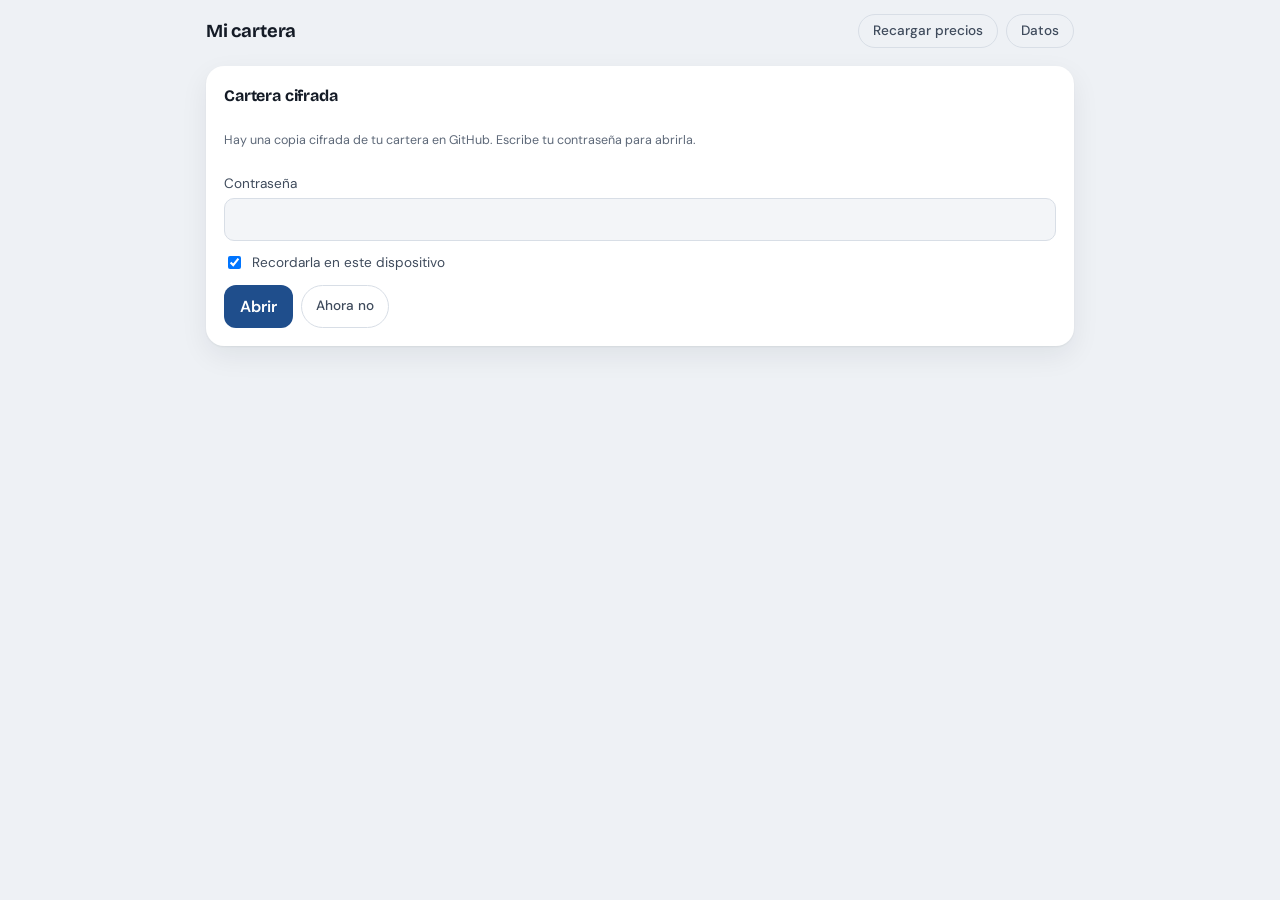
<file: fondos/index.html>
<!doctype html>
<html lang="es">
<head>
<meta charset="utf-8">
<meta name="viewport" content="width=device-width,initial-scale=1,viewport-fit=cover">
<meta name="color-scheme" content="light dark">
<meta name="theme-color" content="#1F4E8C">
<meta name="description" content="Valor y rentabilidad de tu cartera de fondos con el último valor liquidativo publicado.">
<meta name="robots" content="noindex">
<title>Mi cartera</title>
<link rel="preconnect" href="https://fonts.googleapis.com">
<link rel="preconnect" href="https://fonts.gstatic.com" crossorigin>
<link href="https://fonts.googleapis.com/css2?family=Bricolage+Grotesque:opsz,wght@12..96,500;12..96,700&family=DM+Sans:opsz,wght@9..40,400;9..40,500;9..40,700&display=swap" rel="stylesheet">
<style>
:root{
  --bg:#EEF1F5; --surface:#FFFFFF; --surface2:#F3F5F8;
  --ink:#141B26; --ink2:#3F4B5C; --muted:#5D6878; --line:#D8DEE6;
  --accent:#1F4E8C; --accent-ink:#FFFFFF; --accent-soft:rgba(31,78,140,.11);
  --up:#0F7B4F; --down:#B42318; --chart:#1F4E8C; --chart-fill:rgba(31,78,140,.10);
  --shadow:0 1px 2px rgba(20,27,38,.06),0 10px 28px rgba(20,27,38,.07);
  --display:'Bricolage Grotesque','DM Sans',system-ui,-apple-system,'Segoe UI',sans-serif;
  --body:'DM Sans',system-ui,-apple-system,'Segoe UI',sans-serif;
  color-scheme:light;
}
@media (prefers-color-scheme:dark){
  :root:not([data-theme="light"]){
    --bg:#0D1219; --surface:#161D27; --surface2:#1C2531;
    --ink:#E8EDF4; --ink2:#B6C0CD; --muted:#8C97A6; --line:#2A3442;
    --accent:#7FB0F0; --accent-ink:#0B1A2E; --accent-soft:rgba(127,176,240,.14);
    --up:#4ACB8E; --down:#F97066; --chart:#7FB0F0; --chart-fill:rgba(127,176,240,.12);
    --shadow:0 1px 2px rgba(0,0,0,.4),0 10px 28px rgba(0,0,0,.35);
    color-scheme:dark;
  }
}
:root[data-theme="dark"]{
  --bg:#0D1219; --surface:#161D27; --surface2:#1C2531;
  --ink:#E8EDF4; --ink2:#B6C0CD; --muted:#8C97A6; --line:#2A3442;
  --accent:#7FB0F0; --accent-ink:#0B1A2E; --accent-soft:rgba(127,176,240,.14);
  --up:#4ACB8E; --down:#F97066; --chart:#7FB0F0; --chart-fill:rgba(127,176,240,.12);
  --shadow:0 1px 2px rgba(0,0,0,.4),0 10px 28px rgba(0,0,0,.35);
  color-scheme:dark;
}
*,*::before,*::after{box-sizing:border-box}
[hidden]{display:none!important}
body{margin:0;background:var(--bg);color:var(--ink);font:400 16px/1.45 var(--body);-webkit-text-size-adjust:100%}
button,input,textarea,select{font:inherit;color:inherit}
button{cursor:pointer;-webkit-tap-highlight-color:transparent}
:focus-visible{outline:2px solid var(--accent);outline-offset:2px}
h1,h2{margin:0;font-family:var(--display);font-weight:700;letter-spacing:-.01em}
h2{font-size:1rem}
.num{font-variant-numeric:tabular-nums}
.up{color:var(--up)} .down{color:var(--down)}
.app{max-width:900px;margin:0 auto;padding:14px 16px 56px;display:flex;flex-direction:column;gap:18px}
.top{display:flex;align-items:center;justify-content:space-between;gap:12px}
.top h1{font-size:1.15rem}
.ghost{background:transparent;border:1px solid var(--line);color:var(--ink2);border-radius:999px;padding:6px 14px;font-size:.85rem;font-weight:500}
.ghost:active{background:var(--surface2)}
.primary{background:var(--accent);color:var(--accent-ink);border:0;border-radius:12px;padding:10px 16px;font-weight:600}
.card{background:var(--surface);border-radius:18px;box-shadow:var(--shadow);padding:16px}
.hero-label{font-size:.78rem;letter-spacing:.06em;text-transform:uppercase;color:var(--muted);font-weight:500}
.hero-val{font-family:var(--display);font-size:clamp(2.6rem,13vw,3.6rem);font-weight:700;letter-spacing:-.03em;line-height:1.05;margin-top:2px}
.hero-row{display:flex;flex-wrap:wrap;gap:6px 18px;margin-top:8px;font-size:.95rem;color:var(--ink2)}
.hero-row b{font-weight:600}
.status{font-size:.8rem;color:var(--muted)}
.banner{font-size:.85rem;color:var(--ink2);background:var(--accent-soft);border-radius:10px;padding:10px 12px}
.banner.warn{background:rgba(180,35,24,.10)}
.chart-head{display:flex;justify-content:space-between;align-items:center;gap:8px;margin-bottom:8px}
.seg{display:flex;gap:4px}
.seg button{border:1px solid var(--line);background:transparent;border-radius:999px;padding:3px 10px;font-size:.78rem;color:var(--ink2)}
.seg button[aria-pressed="true"]{background:var(--accent);border-color:var(--accent);color:var(--accent-ink)}
svg.chart{display:block;width:100%;height:180px;overflow:visible}
.chart-note{font-size:.75rem;color:var(--muted);margin-top:6px}
.alloc{display:flex;height:12px;border-radius:999px;overflow:hidden;background:var(--surface2);margin:4px 0 2px}
.list{display:flex;flex-direction:column;gap:10px}
.fund{display:block;width:100%;text-align:left;background:var(--surface);border:0;border-radius:16px;box-shadow:var(--shadow);padding:14px}
.fund-top{display:flex;justify-content:space-between;gap:10px;align-items:baseline}
.fund-name{font-weight:600;font-size:.95rem;line-height:1.25}
.fund-val{font-weight:700;white-space:nowrap}
.fund-sub{display:flex;justify-content:space-between;gap:10px;margin-top:6px;font-size:.82rem;color:var(--muted)}
.dot{display:inline-block;width:9px;height:9px;border-radius:50%;margin-right:6px;vertical-align:1px}
.actions{display:flex;flex-wrap:wrap;gap:8px}
dialog{border:0;border-radius:18px;padding:0;background:var(--surface);color:var(--ink);width:min(520px,calc(100vw - 24px));box-shadow:var(--shadow)}
dialog::backdrop{background:rgba(0,0,0,.45)}
.dlg{padding:18px;display:flex;flex-direction:column;gap:12px}
.dlg label{display:flex;flex-direction:column;gap:4px;font-size:.85rem;color:var(--ink2)}
.dlg input,.dlg textarea,.dlg select{border:1px solid var(--line);border-radius:10px;padding:9px 10px;background:var(--surface2);font-size:1rem;width:100%}
.dlg textarea{min-height:140px;font-family:ui-monospace,Menlo,monospace;font-size:.8rem}
.row2{display:grid;grid-template-columns:1fr 1fr;gap:10px}
.dlg-foot{display:flex;justify-content:space-between;gap:8px;flex-wrap:wrap}
.danger{color:var(--down);border-color:var(--down)}
.hint{font-size:.78rem;color:var(--muted)}
.legend{display:flex;gap:14px;font-size:.75rem;color:var(--muted);margin-top:4px}
.legend i{display:inline-block;width:14px;height:0;border-top:2px solid var(--chart);vertical-align:middle;margin-right:5px}
.legend i.ap{border-top:2px dashed var(--muted)}
.card.ancha{align-self:center;width:min(1600px,calc(100vw - 32px))}
.cmp-wrap{position:relative}
.cmp-scroll{overflow-x:auto;overflow-y:hidden;margin-right:42px;-webkit-overflow-scrolling:touch;scrollbar-width:thin}
.cmp-scroll svg{display:block;height:400px}
.cmp-eje{position:absolute;top:0;right:0;width:42px;height:400px;pointer-events:none}
.cmp-leg{max-width:720px;display:grid;grid-template-columns:1fr auto;gap:4px 10px;margin-top:8px;font-size:.8rem}
.cmp-leg .n{min-width:0;overflow:hidden;text-overflow:ellipsis;white-space:nowrap;color:var(--ink2)}
.cmp-leg .v{text-align:right;font-variant-numeric:tabular-nums;font-weight:600}
.cmp-leg .ops{grid-column:1 / -1;color:var(--ink2);border-top:1px solid var(--line);padding-top:6px;margin-top:2px}
.cmp-ley2{display:flex;gap:14px;font-size:.75rem;color:var(--muted);margin-top:6px}
.cmp-ley2 i{display:inline-block;width:9px;height:9px;border-radius:50%;margin-right:5px;vertical-align:-1px}
.toast{position:fixed;left:50%;bottom:calc(24px + env(safe-area-inset-bottom));transform:translateX(-50%);max-width:calc(100vw - 32px);background:var(--ink);color:var(--bg);font-size:.85rem;padding:10px 14px;border-radius:12px;box-shadow:var(--shadow);z-index:10}
.tip{position:absolute;pointer-events:none;background:var(--ink);color:var(--bg);font-size:.75rem;padding:4px 8px;border-radius:8px;white-space:nowrap;transform:translate(-50%,-120%)}
</style>
</head>
<body>
<main class="app">
  <header class="top">
    <h1>Mi cartera</h1>
    <div class="actions">
      <button class="ghost" id="btnRefrescar" type="button">Recargar precios</button>
      <button class="ghost" id="btnMenu" type="button">Datos</button>
    </div>
  </header>

  <form id="bloqueo" class="card dlg" hidden autocomplete="on">
    <h2>Cartera cifrada</h2>
    <p class="hint" id="bloqueoTxt">Hay una copia cifrada de tu cartera en GitHub. Escribe tu contraseña para abrirla.</p>
    <input type="text" name="username" value="mi-cartera" autocomplete="username" hidden>
    <label>Contraseña<input type="password" id="passAbrir" autocomplete="current-password" required></label>
    <label style="flex-direction:row;align-items:center;gap:8px"><input type="checkbox" id="recordar" checked style="width:auto">
      Recordarla en este dispositivo</label>
    <p class="hint down" id="bloqueoError" hidden></p>
    <div class="actions"><button class="primary" type="submit" id="btnAbrir">Abrir</button>
      <button class="ghost" type="button" id="btnSinCopia">Ahora no</button></div>
  </form>

  <div id="vacio" class="card" hidden>
    <h2>Aún no hay fondos</h2>
    <p class="hint">Importa tus posiciones (botón «Datos» → Importar) o añade un fondo.</p>
    <div class="actions"><button class="primary" type="button" data-accion="importar">Importar</button>
      <button class="ghost" type="button" data-accion="nuevo">Añadir fondo</button></div>
  </div>

  <section id="resumen" hidden>
    <div class="hero-label">Valor de la cartera</div>
    <div class="hero-val num" id="total">—</div>
    <div class="hero-row num">
      <span>Resultado <b id="ganancia">—</b></span>
      <span>Último día <b id="dia">—</b></span>
    </div>
    <div class="hero-row"><span><span id="lblInvertido">Invertido</span> <b class="num" id="invertido">—</b></span>
      <span id="tirBox" hidden>Anualizada <b class="num" id="tir">—</b></span></div>
    <p class="status" id="estado"></p>
  </section>

  <div id="avisos"></div>

  <section class="card" id="graficaCard" hidden>
    <div class="chart-head">
      <h2>Evolución</h2>
      <div class="seg" id="rango">
        <button type="button" data-d="30" aria-pressed="false">1M</button>
        <button type="button" data-d="91" aria-pressed="false">3M</button>
        <button type="button" data-d="365" aria-pressed="true">1A</button>
        <button type="button" data-d="0" aria-pressed="false">Todo</button>
      </div>
    </div>
    <div style="position:relative"><svg class="chart" id="grafica" role="img" aria-label="Evolución del valor de la cartera"></svg><div class="tip" id="tip" hidden></div></div>
    <div class="legend" id="leyenda" hidden><span><i></i>Valor</span><span><i class="ap"></i>Aportado</span></div>
    <p class="chart-note" id="notaGrafica"></p>
  </section>

  <section class="card ancha" id="cmpCard" hidden>
    <div class="chart-head"><h2>Comparativa de fondos</h2><span class="hint" id="cmpFecha"></span></div>
    <div class="cmp-wrap"><div class="cmp-scroll" id="cmpScroll"><svg id="cmp" role="img" aria-label="Variación porcentual de cada fondo desde la misma fecha"></svg></div>
      <svg class="cmp-eje" id="cmpEje" aria-hidden="true"></svg></div>
    <p class="hint" id="cmpDesliza" hidden>Desliza la gráfica a los lados para ver todo el periodo.</p>
    <div class="cmp-ley2" id="cmpLeyOps" hidden><span><i style="background:#16A34A"></i>Compra (aportación o traspaso de entrada)</span><span><i style="background:#DC2626"></i>Venta o traspaso de salida</span></div>
    <div class="cmp-leg" id="cmpLeyenda"></div>
    <p class="chart-note" id="cmpNota"></p>
  </section>

  <section id="fondosSec" hidden>
    <div class="chart-head"><h2>Fondos</h2><button class="ghost" type="button" data-accion="nuevo">+ Añadir</button></div>
    <div class="alloc" id="reparto" aria-hidden="true"></div>
    <div class="list" id="lista"></div>
  </section>

</main>
<div class="toast" id="toast" role="status" hidden></div>


<dialog id="dlgFondo"><form class="dlg" method="dialog" id="formFondo">
  <h2 id="dlgTitulo">Fondo</h2>
  <label>ISIN<input name="isin" required pattern="[A-Za-z]{2}[A-Za-z0-9]{9}[0-9]" autocapitalize="characters" autocomplete="off"></label>
  <label>Nombre<input name="nombre" required></label>
  <div class="row2">
    <label>Participaciones<input name="part" inputmode="decimal" required></label>
    <label>Invertido (€)<input name="inv" inputmode="decimal" required></label>
  </div>
  <div class="row2">
    <label>Valor liquidativo manual<input name="navm" inputmode="decimal" placeholder="opcional"></label>
    <label>Fecha de ese valor<input name="navf" type="date"></label>
  </div>
  <p class="hint">El precio manual solo se usa si es más reciente que el descargado automáticamente (sin fecha, solo mientras no haya ninguno descargado).</p>
  <div class="dlg-foot">
    <button class="ghost danger" type="button" id="btnBorrar">Eliminar</button>
    <div class="actions"><button class="ghost" value="cancel" formnovalidate>Cancelar</button><button class="primary" value="ok">Guardar</button></div>
  </div>
</form></dialog>

<dialog id="dlgDatos"><form class="dlg" method="dialog">
  <h2>Tus datos</h2>
  <p class="hint">Tus datos se guardan en este navegador y, si creas una copia cifrada, también en GitHub: cifrada con tu contraseña (AES-256), nadie puede leerla sin ella. Si olvidas la contraseña, esa copia no se puede recuperar.</p>
  <p class="hint" id="estadoCopia"></p>
  <div class="actions"><button class="ghost" type="button" id="btnCifrar">Crear copia cifrada</button></div>
  <div id="cifradoBox" hidden style="display:flex;flex-direction:column;gap:8px">
    <input type="text" name="username" value="mi-cartera" autocomplete="username" hidden>
    <label>Contraseña<input type="password" id="pass1" autocomplete="new-password"></label>
    <label>Repite la contraseña<input type="password" id="pass2" autocomplete="new-password"></label>
    <div class="actions"><button class="primary" type="button" id="btnCifrarOk">Cifrar</button></div>
  </div>
  <div id="cifradoRes" hidden style="display:flex;flex-direction:column;gap:8px">
    <p class="hint">Copia cifrada lista. Envíala (archivo o texto) para guardarla en GitHub como <code>fondos/cartera.enc.json</code>.</p>
    <textarea id="txtCifrado" readonly spellcheck="false"></textarea>
    <div class="actions"><button class="ghost" type="button" id="btnCopiarCifrado">Copiar texto</button>
      <button class="ghost" type="button" id="btnBajarCifrado">Descargar archivo</button></div>
  </div>
  <label>Pega aquí una copia (JSON) para importarla<textarea id="txtImport" spellcheck="false"></textarea></label>
  <div class="actions">
    <button class="primary" type="button" id="btnImportar">Importar (sustituye)</button>
    <label class="ghost" style="display:inline-flex;flex-direction:row">Abrir archivo<input type="file" id="fileImport" accept=".json,application/json" hidden></label>
    <button class="ghost" type="button" id="btnExportar">Exportar copia</button>
  </div>
  <div class="dlg-foot"><span></span><button class="ghost" value="cancel">Cerrar</button></div>
</form></dialog>

<script>
(function () {
'use strict';
var LS = 'fondos.v1';
// Sin verde ni rojo puros: se reservan para los puntos de compra y venta de la comparativa.
var COLORES = ['#1F4E8C', '#D97706', '#A16207', '#9333EA', '#4F46E5', '#0891B2', '#65A30D', '#DB2777', '#6B7280', '#B45309'];
var eur = new Intl.NumberFormat('es-ES', { style: 'currency', currency: 'EUR' });
var pct = new Intl.NumberFormat('es-ES', { style: 'percent', minimumFractionDigits: 2, maximumFractionDigits: 2, signDisplay: 'always' });
var nf = new Intl.NumberFormat('es-ES', { maximumFractionDigits: 6 });
var $ = function (id) { return document.getElementById(id); };

var cartera = cargar();
var precios = { fondos: {} };
var rangoDias = 365;
var editando = null;

function cargar() {
  try {
    var d = JSON.parse(localStorage.getItem(LS));
    if (d && Array.isArray(d.posiciones)) { if (!Array.isArray(d.movimientos)) d.movimientos = []; return d; }
  } catch (e) {}
  return { version: 1, posiciones: [], movimientos: [] };
}
var LS_CLAVE = 'fondos.clave';
var remota = null;      // contenido de cartera.enc.json (cifrado), si existe
var bloqueada = false;  // se está pidiendo la contraseña

function guardar() {
  cartera.actualizado = new Date().toISOString();
  guardarLocal();
}
function guardarLocal() { try { localStorage.setItem(LS, JSON.stringify(cartera)); } catch (e) {} }

/* ---------------- copia cifrada (fondos/cartera.enc.json) ----------------
   AES-GCM 256 con clave derivada de la contraseña (PBKDF2-SHA256, 600.000 iteraciones, sal aleatoria).
   Sin la contraseña no se puede leer. Fuera del cifrado solo va la fecha de la copia. */
var ITER = 600000;
function b64(buf) { var b = new Uint8Array(buf), s = ''; for (var i = 0; i < b.length; i++) s += String.fromCharCode(b[i]); return btoa(s); }
function deb64(t) { var s = atob(t), b = new Uint8Array(s.length); for (var i = 0; i < s.length; i++) b[i] = s.charCodeAt(i); return b; }
function derivar(pass, sal, iter) {
  return crypto.subtle.importKey('raw', new TextEncoder().encode(pass), 'PBKDF2', false, ['deriveKey']).then(function (base) {
    return crypto.subtle.deriveKey({ name: 'PBKDF2', salt: sal, iterations: iter, hash: 'SHA-256' }, base,
      { name: 'AES-GCM', length: 256 }, true, ['encrypt', 'decrypt']);
  });
}
function recordarClave(clave, sal) {
  return crypto.subtle.exportKey('raw', clave).then(function (raw) {
    try { localStorage.setItem(LS_CLAVE, JSON.stringify({ sal: b64(sal), clave: b64(raw) })); } catch (e) {}
  });
}
function claveRecordada(sal) {
  try {
    var r = JSON.parse(localStorage.getItem(LS_CLAVE));
    if (!r || r.sal !== sal) return Promise.resolve(null);
    return crypto.subtle.importKey('raw', deb64(r.clave), 'AES-GCM', true, ['encrypt', 'decrypt']);
  } catch (e) { return Promise.resolve(null); }
}
function cifrar(obj, clave, sal) {
  var iv = crypto.getRandomValues(new Uint8Array(12));
  return crypto.subtle.encrypt({ name: 'AES-GCM', iv: iv }, clave, new TextEncoder().encode(JSON.stringify(obj))).then(function (ct) {
    return { formato: 'cartera-cifrada', v: 1, kdf: 'PBKDF2-SHA256', iter: ITER, sal: b64(sal), iv: b64(iv), datos: b64(ct),
      actualizado: obj.actualizado || null };
  });
}
function descifrar(f, clave) {
  return crypto.subtle.decrypt({ name: 'AES-GCM', iv: deb64(f.iv) }, clave, deb64(f.datos)).then(function (pt) {
    return JSON.parse(new TextDecoder().decode(pt));
  });
}
function usarRemota(d) {
  var nueva = validar(d);
  nueva.actualizado = d.actualizado || remota.actualizado || null;
  cartera = nueva; guardarLocal();
}
/* Lee cartera.enc.json. Si es más reciente que lo del navegador (o el navegador está vacío), la abre con la
   clave recordada o pide la contraseña. */
function comprobarCopia() {
  return fetch('cartera.enc.json?t=' + Date.now(), { cache: 'no-store' })
    .then(function (r) { return r.ok ? r.json() : null; })
    .catch(function () { return null; })
    .then(function (f) {
      remota = f && f.formato === 'cartera-cifrada' ? f : null;
      if (!remota) { render(); return; }
      var local = cartera.posiciones.length ? (cartera.actualizado || '') : null;
      if (local !== null && local >= (remota.actualizado || '')) { render(); return; }
      return claveRecordada(remota.sal).then(function (clave) {
        if (!clave) { pedirPass(); return; }
        return descifrar(remota, clave).then(function (d) { usarRemota(d); render(); })
          .catch(function () { pedirPass(); });
      });
    });
}
function pedirPass() {
  bloqueada = true;
  $('bloqueoTxt').textContent = cartera.posiciones.length
    ? 'En GitHub hay una copia cifrada más reciente que la de este navegador. Escribe tu contraseña para abrirla.'
    : 'Hay una copia cifrada de tu cartera en GitHub. Escribe tu contraseña para abrirla.';
  render();
}
$('bloqueo').addEventListener('submit', function (ev) {
  ev.preventDefault();
  var pass = $('passAbrir').value, sal = deb64(remota.sal), err = $('bloqueoError');
  $('btnAbrir').disabled = true; err.hidden = true;
  derivar(pass, sal, remota.iter || ITER).then(function (clave) {
    return descifrar(remota, clave).then(function (d) {
      usarRemota(d);
      if ($('recordar').checked) return recordarClave(clave, sal);
    });
  }).then(function () {
    bloqueada = false; $('passAbrir').value = ''; render();
  }).catch(function () {
    err.textContent = 'Contraseña incorrecta (o copia dañada).'; err.hidden = false;
  }).then(function () { $('btnAbrir').disabled = false; });
});
$('btnSinCopia').addEventListener('click', function () { bloqueada = false; render(); });

function num(v) {
  if (typeof v === 'number') return v;
  if (v == null) return NaN;
  var t = String(v).trim().replace(/\s|€/g, '');
  if (!t) return NaN;
  if (t.indexOf(',') >= 0) t = t.replace(/\./g, '').replace(',', '.');
  return parseFloat(t);
}
function signo(v) { return v > 0 ? 'up' : v < 0 ? 'down' : ''; }
function fEur(v, conSigno) { var s = eur.format(v); return conSigno && v > 0 ? '+' + s : s; }
function fFecha(iso) { if (!iso || iso === '0000-00-00') return 'fecha ?'; var p = iso.split('-'); return p[2] + '/' + p[1] + '/' + p[0].slice(2); }
function hoyISO() { var d = new Date(); return new Date(d - d.getTimezoneOffset() * 6e4).toISOString().slice(0, 10); }
function esc(s) { return String(s).replace(/[&<>"]/g, function (c) { return { '&': '&amp;', '<': '&lt;', '>': '&gt;', '"': '&quot;' }[c]; }); }

/* Historial de precios de un fondo: el descargado más el manual (si lo hay). */
function historial(pos) {
  var auto = (precios.fondos[pos.isin] && precios.fondos[pos.isin].historial) || [];
  var h = auto.slice();
  // Antes del primer precio descargado, el de tus propias órdenes (importe / participaciones), para que la
  // gráfica de evolución pueda empezar el día de la primera compra.
  var primero = h.length ? h[0][0] : '9999-99-99';
  (cartera.movimientos || []).forEach(function (m) {
    if (m.isin === pos.isin && m.fecha < primero && m.participaciones > 0 && m.importe > 0 &&
        !h.some(function (p) { return p[0] === m.fecha; })) h.push([m.fecha, m.importe / m.participaciones, 'orden']);
  });
  h.sort(function (a, b) { return a[0] < b[0] ? -1 : a[0] > b[0] ? 1 : 0; });
  if (pos.navManual && pos.navManual.nav > 0) {
    var f = pos.navManual.fecha || '0000-00-00';
    h = h.filter(function (p) { return p[0] !== f; });
    h.push([f, pos.navManual.nav, 'manual']);
    h.sort(function (a, b) { return a[0] < b[0] ? -1 : a[0] > b[0] ? 1 : 0; });
  }
  return h;
}

/* ---------------- movimientos ----------------
   {fecha, isin, tipo: 'compra'|'venta', participaciones, importe, externo}
   externo = dinero que entra o sale de la cartera (aportación / reembolso). Los traspasos no son externos. */
function movs() {
  return (cartera.movimientos || []).slice().sort(function (a, b) { return a.fecha < b.fecha ? -1 : a.fecha > b.fecha ? 1 : 0; });
}
function hayAportaciones() { return movs().some(function (m) { return m.externo; }); }
/* Dinero neto metido en la cartera hasta una fecha (aportaciones − reembolsos). */
function aportado(hasta) {
  return movs().reduce(function (s, m) {
    if (!m.externo || (hasta && m.fecha > hasta)) return s;
    return s + (m.tipo === 'compra' ? m.importe : -m.importe);
  }, 0);
}
/* Rentabilidad anualizada ponderada por dinero (TIR / XIRR) de los flujos externos, valorando la cartera en `fechaValor`. */
function tir(valor, fechaValor) {
  var T = Date.parse(fechaValor), flujos = movs().filter(function (m) { return m.externo; }).map(function (m) {
    return [(T - Date.parse(m.fecha)) / 864e5 / 365, m.tipo === 'compra' ? m.importe : -m.importe];
  });
  if (!flujos.length || !(valor > 0)) return NaN;
  var f = function (r) { return valor - flujos.reduce(function (s, x) { return s + x[1] * Math.pow(1 + r, x[0]); }, 0); };
  var lo = -0.99, hi = 10;
  if (f(lo) * f(hi) > 0) return NaN;
  for (var i = 0; i < 200; i++) { var m = (lo + hi) / 2; if (f(m) > 0) lo = m; else hi = m; }
  return (lo + hi) / 2;
}
/* Participaciones de cada fondo según los movimientos (para comprobar que cuadran con la lista de fondos). */
function unidadesMovs() {
  var u = {};
  movs().forEach(function (m) { u[m.isin] = (u[m.isin] || 0) + (m.tipo === 'compra' ? 1 : -1) * m.participaciones; });
  return u;
}

function calcular() {
  var filas = cartera.posiciones.map(function (pos, i) {
    var h = historial(pos), ult = h[h.length - 1], ant = h[h.length - 2];
    var valor = ult ? pos.participaciones * ult[1] : NaN;
    var dia = ult && ant ? pos.participaciones * (ult[1] - ant[1]) : NaN;
    return { pos: pos, color: COLORES[i % COLORES.length], h: h, ult: ult, ant: ant, valor: valor, dia: dia,
      diaPct: ult && ant ? ult[1] / ant[1] - 1 : NaN,
      gan: valor - pos.invertido, ganPct: pos.invertido > 0 ? valor / pos.invertido - 1 : NaN };
  });
  return filas;
}

function render() {
  var hay = cartera.posiciones.length > 0 && !bloqueada;
  $('bloqueo').hidden = !bloqueada;
  $('vacio').hidden = hay || bloqueada; $('resumen').hidden = !hay; $('fondosSec').hidden = !hay;
  if (!hay) { $('cmpCard').hidden = true; $('graficaCard').hidden = true; $('avisos').innerHTML = ''; return; }
  var filas = calcular();
  var conPrecio = filas.filter(function (f) { return !isNaN(f.valor); });
  var total = conPrecio.reduce(function (s, f) { return s + f.valor; }, 0);
  var inv = conPrecio.reduce(function (s, f) { return s + f.pos.invertido; }, 0);
  var invTodo = filas.reduce(function (s, f) { return s + f.pos.invertido; }, 0);
  var conDia = filas.filter(function (f) { return !isNaN(f.dia); });
  var dia = conDia.reduce(function (s, f) { return s + f.dia; }, 0);
  var baseDia = conDia.reduce(function (s, f) { return s + f.valor - f.dia; }, 0);

  $('total').textContent = conPrecio.length ? eur.format(total) : '—';
  var conMovs = hayAportaciones();
  if (conMovs) inv = aportado();
  var g = total - inv;
  $('ganancia').className = signo(g);
  $('ganancia').textContent = conPrecio.length ? fEur(g, true) + ' (' + pct.format(inv ? g / inv : 0) + ')' : '—';
  $('dia').className = signo(dia);
  $('dia').textContent = conDia.length ? fEur(dia, true) + ' (' + pct.format(baseDia ? dia / baseDia : 0) + ')' : 'sin datos aún';
  $('invertido').textContent = eur.format(conMovs ? inv : invTodo);
  $('lblInvertido').textContent = conMovs ? 'Aportado' : 'Invertido';

  var fechas = conPrecio.map(function (f) { return f.ult[0]; }).filter(function (d) { return d !== '0000-00-00'; }).sort();
  var est = '';
  if (fechas.length) {
    est = 'Valores liquidativos del ' + fFecha(fechas[0]) + (fechas[0] !== fechas[fechas.length - 1] ? ' al ' + fFecha(fechas[fechas.length - 1]) : '') + '.';
  }
  if (conPrecio.some(function (f) { return f.ult[0] === '0000-00-00'; })) est += ' Algún fondo usa un precio manual sin fecha.';
  if (precios.actualizado) est += ' Último precio nuevo descargado: ' + new Date(precios.actualizado).toLocaleString('es-ES', { dateStyle: 'short', timeStyle: 'short' }) + '.';
  $('estado').textContent = est;

  $('tirBox').hidden = !conMovs;
  if (conMovs && fechas.length) {
    var r = tir(total, fechas[fechas.length - 1]);
    var dias = (Date.parse(fechas[fechas.length - 1]) - Date.parse(movs()[0].fecha)) / 864e5;
    $('tir').className = signo(r);
    $('tir').textContent = isNaN(r) ? '—' : pct.format(r) + (dias < 365 ? ' *' : '');
    $('tir').title = dias < 365 ? 'Menos de un año invertido: la cifra anualizada exagera las subidas y bajadas.' : '';
    if (dias < 365) $('estado').textContent += ' * Anualizada con menos de un año de datos: exagera las variaciones.';
  }

  var av = [];
  var sinPrecio = filas.filter(function (f) { return isNaN(f.valor); });
  if (sinPrecio.length) av.push('<div class="banner warn">Sin precio: ' + sinPrecio.map(function (f) { return esc(f.pos.nombre); }).join(', ') +
    '. No cuentan en el total. Toca el fondo para escribir su valor liquidativo a mano.</div>');
  var conError = filas.filter(function (f) { var r = precios.fondos[f.pos.isin]; return r && r.error; });
  if (conError.length) av.push('<div class="banner warn">La última descarga falló para: ' + conError.map(function (f) { return esc(f.pos.nombre); }).join(', ') + '.</div>');
  var noSeguidos = filas.filter(function (f) { return !precios.fondos[f.pos.isin]; });
  if (noSeguidos.length && precios._cargado) av.push('<div class="banner">No se descargan precios de: ' + noSeguidos.map(function (f) { return esc(f.pos.isin); }).join(', ') +
    '. Para que se descarguen, hay que añadir su ISIN a fondos/fondos.json en el repositorio.</div>');
  if (cartera.movimientos.length) {
    var um = unidadesMovs(), desc = filas.filter(function (f) {
      return Math.abs((um[f.pos.isin] || 0) - f.pos.participaciones) > 1e-6;
    });
    if (desc.length) av.push('<div class="banner warn">Las operaciones guardadas (importadas) no cuadran con las participaciones de: ' + desc.map(function (f) {
      return esc(f.pos.nombre) + ' (movimientos ' + nf.format(um[f.pos.isin] || 0) + ', fondo ' + nf.format(f.pos.participaciones) + ')';
    }).join('; ') + '. La gráfica y lo aportado usan esas operaciones: importa una copia actualizada.</div>');
  }
  if (remota && cartera.actualizado && cartera.actualizado > (remota.actualizado || '')) {
    av.push('<div class="banner">Has cambiado datos desde la última copia cifrada de GitHub. «Datos» → «Crear copia cifrada» y envíala para guardarla.</div>');
  } else if (!remota && precios._cargado) {
    av.push('<div class="banner">Tus datos solo están en este navegador. «Datos» → «Crear copia cifrada» para guardarlos cifrados en GitHub.</div>');
  }
  $('avisos').innerHTML = av.join('');

  // reparto y lista
  var orden = filas.slice().sort(function (a, b) { return (b.valor || 0) - (a.valor || 0); });
  $('reparto').innerHTML = orden.filter(function (f) { return f.valor > 0; }).map(function (f) {
    return '<span style="width:' + (f.valor / total * 100) + '%;background:' + f.color + '"></span>';
  }).join('');
  $('lista').innerHTML = orden.map(function (f) {
    var peso = total && f.valor > 0 ? (f.valor / total * 100).toFixed(1).replace('.', ',') + ' %' : '';
    var precio = f.ult ? 'VL ' + nf.format(f.ult[1]) + ' · ' + fFecha(f.ult[0]) + (f.ult[2] ? ' (manual)' : '') : 'sin precio';
    var d = isNaN(f.diaPct) ? '' : ' <span class="' + signo(f.diaPct) + '">' + pct.format(f.diaPct) + '</span>';
    return '<button class="fund" type="button" data-isin="' + esc(f.pos.isin) + '">' +
      '<div class="fund-top"><span class="fund-name"><span class="dot" style="background:' + f.color + '"></span>' + esc(f.pos.nombre) + '</span>' +
      '<span class="fund-val num">' + (isNaN(f.valor) ? '—' : eur.format(f.valor)) + '</span></div>' +
      '<div class="fund-sub num"><span>' + precio + d + '</span><span class="' + signo(f.gan) + '">' +
      (isNaN(f.gan) ? '' : fEur(f.gan, true) + ' · ' + pct.format(f.ganPct)) + '</span></div>' +
      '<div class="fund-sub num"><span>' + nf.format(f.pos.participaciones) + ' part. · invertido ' + eur.format(f.pos.invertido) + '</span><span>' + peso + '</span></div>' +
      '</button>';
  }).join('');
  grafica(filas);
  comparativa(filas);
}

/* Variación porcentual de cada fondo desde el primer día en que todos tienen valor liquidativo publicado
   (ese día = 0 %). Los días sin precio de un fondo se usa su último precio anterior. */
function nombreCorto(isin) {
  var p = cartera.posiciones.filter(function (x) { return x.isin === isin; })[0];
  return p ? p.nombre.split(' ').slice(0, 3).join(' ') : isin;
}
function comparativa(filas) {
  var fs = filas.map(function (f) {
    return { f: f, h: f.h.filter(function (p) { return p[0] !== '0000-00-00'; }) };
  }).filter(function (x) { return x.h.length; });
  var card = $('cmpCard');
  if (fs.length < 2) { card.hidden = true; return; }
  var sets = fs.map(function (x) { var o = {}; x.h.forEach(function (p) { o[p[0]] = 1; }); return o; });
  var todas = {}; fs.forEach(function (x) { x.h.forEach(function (p) { todas[p[0]] = 1; }); });
  var fechas = Object.keys(todas).sort();
  var base = fechas.filter(function (d) { return sets.every(function (o) { return o[d]; }); })[0];
  if (!base) { card.hidden = true; return; }
  fechas = fechas.filter(function (d) { return d >= base; });
  if (fechas.length < 2) { card.hidden = true; return; }
  card.hidden = false;
  var series = fs.map(function (x) {
    var i = 0, ref = null, out = [];
    fechas.forEach(function (d) {
      while (i + 1 < x.h.length && x.h[i + 1][0] <= d) i++;
      if (ref === null) { while (x.h[i][0] < base) i++; ref = x.h[i][1]; }
      out.push(x.h[i][1] / ref - 1);
    });
    return { f: x.f, v: out };
  });
  var svg = $('cmp'), caja = $('cmpScroll'), visible = caja.clientWidth || 500;
  var W = Math.max(visible, fechas.length * 16), H = 400, pl = 4, pr = 8, pt = 10, pb = 18;
  svg.style.width = W + 'px';
  $('cmpDesliza').hidden = W <= visible + 1;
  var todos = [0]; series.forEach(function (s) { todos = todos.concat(s.v); });
  var mn = Math.min.apply(null, todos), mx = Math.max.apply(null, todos);
  if (mx - mn < 0.002) { mx += 0.001; mn -= 0.001; }
  var pad = (mx - mn) * 0.06; mn -= pad; mx += pad;
  var x = function (i) { return pl + i / (fechas.length - 1) * (W - pl - pr); };
  var y = function (v) { return pt + (1 - (v - mn) / (mx - mn)) * (H - pt - pb); };
  svg.setAttribute('viewBox', '0 0 ' + W + ' ' + H);
  // Líneas horizontales de escala cada 1 %. Si hay muchas, solo se rotulan las de 0 % y múltiplos de 5 %.
  var nLineas = Math.floor(mx * 100) - Math.ceil(mn * 100) + 1, html = '', eje = '';
  for (var k = Math.ceil(mn * 100); k <= Math.floor(mx * 100); k++) {
    var yy = y(k / 100).toFixed(1), cero = k === 0, rotulo = nLineas <= 12 || k % 5 === 0;
    html += '<line x1="' + pl + '" x2="' + (W - pr) + '" y1="' + yy + '" y2="' + yy + '" stroke="var(--' + (cero ? 'muted' : 'line') + ')"' +
      (cero ? ' stroke-dasharray="3 4"' : (k % 5 === 0 ? '' : ' stroke-opacity=".6"')) + '/>' +
      '';
    // Los rótulos van en un eje aparte, fijo a la derecha, para que se vean aunque la gráfica se desplace.
    if (rotulo) eje += '<text x="4" y="' + (+yy + 3.5).toFixed(1) + '" font-size="10" fill="var(--muted)">' +
      (cero ? '0 %' : (k > 0 ? '+' : '−') + Math.abs(k) + ' %') + '</text>';
  }
  $('cmpEje').setAttribute('viewBox', '0 0 42 ' + H); $('cmpEje').innerHTML = eje;
  series.forEach(function (s) {
    var d = s.v.map(function (v, i) { return (i ? 'L' : 'M') + x(i).toFixed(1) + ' ' + y(v).toFixed(1); }).join('');
    html += '<path d="' + d + '" fill="none" stroke="' + s.f.color + '" stroke-width="1.8" stroke-linejoin="round"/>';
  });
  // Puntos de tus operaciones sobre la línea de cada fondo: verde = entra dinero en el fondo (aportación o
  // traspaso de entrada), rojo = sale (venta o traspaso de salida). Varias del mismo día y tipo, un solo punto.
  var idxDe = function (f) { for (var i = 0; i < fechas.length; i++) if (fechas[i] >= f) return i; return -1; };
  var ops = {}, opsDia = {};
  movs().forEach(function (m) {
    var sr = series.filter(function (x) { return x.f.pos.isin === m.isin; })[0], i = idxDe(m.fecha);
    if (!sr || i < 0) return;
    var k = m.isin + '|' + i + '|' + m.tipo;
    if (!ops[k]) ops[k] = { s: sr, i: i, tipo: m.tipo, imp: 0, n: 0 };
    ops[k].imp += m.importe; ops[k].n++;
    (opsDia[i] = opsDia[i] || []).push(m);
  });
  Object.keys(ops).forEach(function (k) {
    var o = ops[k];
    var cx = x(o.i).toFixed(1), cy = y(o.s.v[o.i]).toFixed(1);
    html += '<circle cx="' + cx + '" cy="' + cy + '" r="7" fill="none" stroke="' + o.s.f.color + '" stroke-width="2"/>' +
      '<circle cx="' + cx + '" cy="' + cy + '" r="5" fill="' + (o.tipo === 'compra' ? '#16A34A' : '#DC2626') +
      '" stroke="var(--surface)" stroke-width="1.5"><title>' +
      esc(o.s.f.pos.nombre) + ' · ' + fFecha(fechas[o.i]) + ' · ' + (o.tipo === 'compra' ? '+' : '−') + eur.format(o.imp) + '</title></circle>';
  });
  $('cmpLeyOps').hidden = !Object.keys(ops).length;
  html += '<text x="' + pl + '" y="' + (H - 3) + '" font-size="11" fill="var(--muted)">' + fFecha(base) + '</text>' +
    '<text x="' + (W - pr) + '" y="' + (H - 3) + '" font-size="11" fill="var(--muted)" text-anchor="end">' + fFecha(fechas[fechas.length - 1]) + '</text>' +
    '<line id="cmpCur" y1="' + pt + '" y2="' + (H - pb) + '" stroke="var(--muted)" visibility="hidden"/>';
  svg.innerHTML = html;
  caja.scrollLeft = caja.scrollWidth;  // empieza mostrando lo más reciente
  function leyenda(i) {
    $('cmpFecha').textContent = fFecha(fechas[i]);
    $('cmpLeyenda').innerHTML = series.slice().sort(function (a, b) { return b.v[i] - a.v[i]; }).map(function (s) {
      return '<span class="n"><span class="dot" style="background:' + s.f.color + '"></span>' + esc(s.f.pos.nombre) + '</span>' +
        '<span class="v ' + signo(s.v[i]) + '">' + pct.format(s.v[i]) + '</span>';
    }).join('') + (opsDia[i] ? '<span class="ops">Operaciones: ' + opsDia[i].map(function (m) {
      return '<span class="' + (m.tipo === 'compra' ? 'up' : 'down') + '">' + (m.tipo === 'compra' ? '+' : '−') + eur.format(m.importe) + '</span> ' +
        esc(nombreCorto(m.isin));
    }).join(' · ') + '</span>' : '');
  }
  leyenda(fechas.length - 1);
  $('cmpNota').textContent = 'Variación del valor liquidativo de cada fondo desde el ' + fFecha(base) +
    ', primer día con precio de todos (0 %). No depende de cuánto tengas en cada uno. Toca la gráfica para ver otro día' +
    (Object.keys(ops).length ? ' y sus operaciones.' : '.');
  var cur = svg.querySelector('#cmpCur');
  function mover(ev) {
    var r = svg.getBoundingClientRect();
    var i = Math.round(((ev.clientX - r.left) / r.width * W - pl) / (W - pl - pr) * (fechas.length - 1));
    i = Math.max(0, Math.min(fechas.length - 1, i));
    cur.setAttribute('x1', x(i)); cur.setAttribute('x2', x(i)); cur.setAttribute('visibility', 'visible');
    leyenda(i);
  }
  svg.onpointermove = mover; svg.onpointerdown = mover;
  svg.onpointerleave = function () { cur.setAttribute('visibility', 'hidden'); leyenda(fechas.length - 1); };
}

/* Valor de la cartera en cada fecha con precio. Sin movimientos: con las participaciones ACTUALES.
   Con movimientos: con las participaciones de cada día, más el dinero de traspasos «en camino»
   (salió de un fondo y aún no ha entrado en otro), y la línea de lo aportado. */
function serie(filas) {
  var lista = {}, conMovs = cartera.movimientos.length > 0, ms = movs();
  filas.forEach(function (f) { f.h.forEach(function (p) { if (p[0] !== '0000-00-00') lista[p[0]] = 1; }); });
  lista = Object.keys(lista).sort();
  var idx = filas.map(function () { return -1; }), u = filas.map(function (f) { return conMovs ? 0 : f.pos.participaciones; });
  var pos = {}; filas.forEach(function (f, i) { pos[f.pos.isin] = i; });
  var k = 0, enCamino = 0, apor = 0, out = [];
  lista.forEach(function (d) {
    while (k < ms.length && ms[k].fecha <= d) {
      var dia = ms[k].fecha, entra = false;
      for (; k < ms.length && ms[k].fecha === dia; k++) {
        var m = ms[k], sg = m.tipo === 'compra' ? 1 : -1;
        if (pos[m.isin] !== undefined) u[pos[m.isin]] += sg * m.participaciones;
        if (m.externo) apor += sg * m.importe;
        else if (m.tipo === 'venta') enCamino += m.importe;
        else entra = true;
      }
      if (entra) enCamino = 0;
    }
    var v = enCamino, falta = false;
    filas.forEach(function (f, i) {
      while (idx[i] + 1 < f.h.length && f.h[idx[i] + 1][0] <= d) idx[i]++;
      if (u[i] > 1e-9) { if (idx[i] < 0 || f.h[idx[i]][0] === '0000-00-00') falta = true; else v += u[i] * f.h[idx[i]][1]; }
    });
    if (!falta) out.push([d, v, conMovs ? apor : null]);
  });
  // Solo el tramo final continuo (desde que todos los fondos con participaciones tienen precio)
  var ultimoHueco = -1;
  for (var i = 0; i < out.length - 1; i++) if (lista.indexOf(out[i + 1][0]) - lista.indexOf(out[i][0]) > 1) ultimoHueco = i;
  return out.slice(ultimoHueco + 1);
}

function grafica(filas) {
  var s = serie(filas);
  if (rangoDias) {
    var lim = new Date(Date.now() - rangoDias * 864e5).toISOString().slice(0, 10);
    s = s.filter(function (p) { return p[0] >= lim; });
  }
  $('graficaCard').hidden = false;
  var svg = $('grafica');
  if (s.length < 2) {
    svg.innerHTML = '';
    $('notaGrafica').textContent = 'La gráfica aparecerá cuando haya al menos dos días con precio de todos los fondos. Los precios se van guardando cada día desde hoy.';
    $('leyenda').hidden = true;
    return;
  }
  var W = svg.clientWidth || 500, H = 180, pl = 4, pr = 62, pt = 10, pb = 18;
  var conMovs = s[0][2] !== null;
  var vals = s.map(function (p) { return p[1]; }).concat(conMovs ? s.map(function (p) { return p[2]; }) : []);
  var mn = Math.min.apply(null, vals), mx = Math.max.apply(null, vals);
  if (mx - mn < 1) { mx += 1; mn -= 1; }
  var pad = (mx - mn) * 0.08; mn -= pad; mx += pad;
  var x = function (i) { return pl + i / (s.length - 1) * (W - pl - pr); };
  var y = function (v) { return pt + (1 - (v - mn) / (mx - mn)) * (H - pt - pb); };
  var d = s.map(function (p, i) { return (i ? 'L' : 'M') + x(i).toFixed(1) + ' ' + y(p[1]).toFixed(1); }).join('');
  var dA = conMovs ? s.map(function (p, i) { return (i ? 'L' : 'M') + x(i).toFixed(1) + ' ' + y(p[2]).toFixed(1); }).join('') : '';
  var area = d + 'L' + x(s.length - 1).toFixed(1) + ' ' + (H - pb) + 'L' + x(0).toFixed(1) + ' ' + (H - pb) + 'Z';
  svg.setAttribute('viewBox', '0 0 ' + W + ' ' + H);
  // Líneas horizontales de escala en euros redondos (500, 1.000, 2.000, 5.000…), como mucho 6.
  var paso = [100, 200, 250, 500, 1000, 2000, 2500, 5000, 10000, 20000, 25000, 50000, 100000, 200000, 500000, 1e6].filter(function (p) {
    return (mx - mn) / p <= 6;
  })[0] || 1e6;
  var rejilla = '';
  for (var t = Math.ceil(mn / paso) * paso; t <= mx; t += paso) {
    var yy = y(t).toFixed(1);
    rejilla += '<line x1="' + pl + '" x2="' + (W - pr) + '" y1="' + yy + '" y2="' + yy + '" stroke="var(--line)"/>' +
      '<text x="' + (W - pr + 4) + '" y="' + (+yy + 3.5).toFixed(1) + '" font-size="10" fill="var(--muted)">' +
      Math.round(t).toLocaleString('es-ES', { useGrouping: true }).replace(/^(\d)(\d{3})$/, '$1.$2') + ' €</text>';
  }
  svg.innerHTML = rejilla + '<path d="' + area + '" fill="var(--chart-fill)"/>' +
    (dA ? '<path d="' + dA + '" fill="none" stroke="var(--muted)" stroke-width="1.5" stroke-dasharray="4 4"/>' : '') +
    '<path d="' + d + '" fill="none" stroke="var(--chart)" stroke-width="2" stroke-linejoin="round"/>' +
    '<text x="' + pl + '" y="' + (H - 3) + '" font-size="11" fill="var(--muted)">' + fFecha(s[0][0]) + '</text>' +
    '<text x="' + (W - pr) + '" y="' + (H - 3) + '" font-size="11" fill="var(--muted)" text-anchor="end">' + fFecha(s[s.length - 1][0]) + '</text>' +
    '<circle id="cur" r="4" fill="var(--chart)" visibility="hidden"/>';
  $('leyenda').hidden = !conMovs;
  if (conMovs) {
    $('notaGrafica').textContent = '';
  } else {
    var cambio = s[s.length - 1][1] - s[0][1];
    $('notaGrafica').innerHTML = 'Variación en el periodo: <span class="' + signo(cambio) + '">' + fEur(cambio, true) + ' (' + pct.format(cambio / s[0][1]) + ')</span>. ' +
      'Calculada con tus participaciones actuales, sin contar aportaciones ni ventas del periodo.';
  }
  var tip = $('tip'), cur = svg.querySelector('#cur');
  function mover(ev) {
    var r = svg.getBoundingClientRect();
    var cx = (ev.touches ? ev.touches[0].clientX : ev.clientX) - r.left;
    var i = Math.round((cx / r.width * W - pl) / (W - pl - pr) * (s.length - 1));
    i = Math.max(0, Math.min(s.length - 1, i));
    cur.setAttribute('cx', x(i)); cur.setAttribute('cy', y(s[i][1])); cur.setAttribute('visibility', 'visible');
    tip.hidden = false; tip.style.left = (x(i) / W * r.width) + 'px'; tip.style.top = (y(s[i][1]) / H * r.height) + 'px';
    tip.textContent = fFecha(s[i][0]) + ' · ' + eur.format(s[i][1]) + (conMovs ? ' · aportado ' + eur.format(s[i][2]) : '');
  }
  svg.onpointermove = mover; svg.onpointerdown = mover;
  svg.onpointerleave = function () { tip.hidden = true; cur.setAttribute('visibility', 'hidden'); };
}

/* ---------------- precios.json ---------------- */
var toastTimer;
function toast(msg) {
  var t = $('toast'); t.textContent = msg; t.hidden = false;
  clearTimeout(toastTimer); toastTimer = setTimeout(function () { t.hidden = true; }, 4000);
}
/* Vuelve a leer precios.json (lo actualiza cada 2 horas la descarga automática de GitHub).
   `manual`: lo ha pedido el botón, así que se dice si había precios nuevos o no. */
function descargarPrecios(manual) {
  manual = manual === true;
  var btn = $('btnRefrescar'), antes = precios.actualizado;
  btn.disabled = true; if (manual) btn.textContent = 'Comprobando…';
  return fetch('precios.json?t=' + Date.now(), { cache: 'no-store' })
    .then(function (r) { if (!r.ok) throw new Error(r.status); return r.json(); })
    .then(function (d) {
      d.fondos = d.fondos || {}; d._cargado = true; precios = d;
      if (manual) {
        var cuando = d.actualizado ? new Date(d.actualizado).toLocaleString('es-ES', { dateStyle: 'short', timeStyle: 'short' }) : '?';
        toast(d.actualizado !== antes ? 'Precios nuevos cargados (descargados el ' + cuando + ').'
          : 'No hay precios nuevos. Los últimos se descargaron el ' + cuando + '; se buscan cada 2 horas de lunes a sábado.');
      }
    })
    .catch(function () {
      $('estado').textContent = 'No se han podido cargar los precios (¿sin conexión?).';
      if (manual) toast('No se han podido cargar los precios. ¿Hay conexión?');
    })
    .then(function () { btn.disabled = false; btn.textContent = 'Recargar precios'; render(); });
}

/* ---------------- editar fondo ---------------- */
function abrirFondo(isin) {
  var f = $('formFondo'); f.reset();
  editando = isin ? cartera.posiciones.filter(function (p) { return p.isin === isin; })[0] : null;
  $('dlgTitulo').textContent = editando ? 'Editar fondo' : 'Añadir fondo';
  $('btnBorrar').hidden = !editando;
  f.isin.readOnly = !!editando;
  if (editando) {
    f.isin.value = editando.isin; f.nombre.value = editando.nombre;
    f.part.value = nf.format(editando.participaciones); f.inv.value = editando.invertido.toFixed(2).replace('.', ',');
    if (editando.navManual) { f.navm.value = nf.format(editando.navManual.nav); f.navf.value = editando.navManual.fecha || ''; }
  } else {
    f.navf.value = hoyISO();
    f.isin.oninput = function () {
      var r = precios.fondos[f.isin.value.trim().toUpperCase()];
      if (r && !f.nombre.value) f.nombre.value = r.nombre;
    };
  }
  $('dlgFondo').showModal();
}

$('formFondo').addEventListener('submit', function (ev) {
  if (ev.submitter && ev.submitter.value === 'cancel') return;
  var f = ev.target;
  var pos = {
    isin: f.isin.value.trim().toUpperCase(), nombre: f.nombre.value.trim(),
    participaciones: num(f.part.value), invertido: num(f.inv.value)
  };
  if (isNaN(pos.participaciones) || isNaN(pos.invertido)) { ev.preventDefault(); alert('Revisa participaciones e invertido.'); return; }
  var navm = num(f.navm.value);
  if (navm > 0) pos.navManual = { nav: navm, fecha: f.navf.value || null };
  if (editando) {
    cartera.posiciones[cartera.posiciones.indexOf(editando)] = pos;
  } else {
    if (cartera.posiciones.some(function (p) { return p.isin === pos.isin; })) { ev.preventDefault(); alert('Ese ISIN ya está en la cartera.'); return; }
    cartera.posiciones.push(pos);
  }
  guardar(); render();
});
$('btnBorrar').addEventListener('click', function () {
  if (!editando || !confirm('¿Eliminar ' + editando.nombre + ' de la cartera?')) return;
  cartera.posiciones.splice(cartera.posiciones.indexOf(editando), 1);
  guardar(); $('dlgFondo').close(); render();
});

/* ---------------- importar / exportar ---------------- */
/* Comprueba y normaliza una copia de la cartera. Lanza Error con un mensaje si algo falta. */
function validar(d) {
  var lista = Array.isArray(d) ? d : d && d.posiciones;
  if (!Array.isArray(lista)) throw new Error('No encuentro la lista «posiciones».');
  var ok = [];
  for (var i = 0; i < lista.length; i++) {
    var p = lista[i], pos = { isin: String(p.isin || '').toUpperCase(), nombre: String(p.nombre || p.isin || ''),
      participaciones: num(p.participaciones), invertido: num(p.invertido) };
    if (!pos.isin || isNaN(pos.participaciones) || isNaN(pos.invertido)) throw new Error('Fila ' + (i + 1) + ' incompleta.');
    if (p.navManual && num(p.navManual.nav) > 0) pos.navManual = { nav: num(p.navManual.nav), fecha: p.navManual.fecha || null };
    ok.push(pos);
  }
  var movsOk = [], ml = Array.isArray(d.movimientos) ? d.movimientos : [];
  for (var j = 0; j < ml.length; j++) {
    var x = ml[j], m = { fecha: String(x.fecha || ''), isin: String(x.isin || '').toUpperCase(), tipo: x.tipo,
      externo: !!x.externo, participaciones: num(x.participaciones), importe: num(x.importe) };
    if (!/^\d{4}-\d{2}-\d{2}$/.test(m.fecha) || !m.isin || (m.tipo !== 'compra' && m.tipo !== 'venta') ||
        !(m.participaciones > 0) || !(m.importe >= 0)) throw new Error('Movimiento ' + (j + 1) + ' incompleto.');
    movsOk.push(m);
  }
  return { version: 1, posiciones: ok, movimientos: movsOk };
}
function importar(texto) {
  var nueva;
  try { nueva = validar(JSON.parse(texto)); } catch (e) { alert(e instanceof SyntaxError ? 'El texto no es un JSON válido.' : e.message); return false; }
  if (cartera.posiciones.length && !confirm('Esto sustituye los ' + cartera.posiciones.length + ' fondos actuales' +
      (cartera.movimientos.length ? ' y sus movimientos' : '') + '. ¿Seguir?')) return false;
  cartera = nueva; guardar(); render();
  return true;
}
$('btnImportar').addEventListener('click', function () { if (importar($('txtImport').value)) $('dlgDatos').close(); });
$('fileImport').addEventListener('change', function () {
  var file = this.files[0]; if (!file) return;
  file.text().then(function (t) { if (importar(t)) $('dlgDatos').close(); });
  this.value = '';
});
function abrirDatos() {
  $('txtImport').value = ''; $('cifradoBox').hidden = true; $('cifradoRes').hidden = true;
  $('estadoCopia').textContent = remota
    ? 'Copia cifrada en GitHub del ' + (remota.actualizado ? new Date(remota.actualizado).toLocaleString('es-ES', { dateStyle: 'short', timeStyle: 'short' }) : '?') + '.'
    : 'Aún no hay copia cifrada en GitHub.';
  $('dlgDatos').showModal();
}
function mostrarCifrado(f) {
  $('txtCifrado').value = JSON.stringify(f, null, 1);
  $('cifradoBox').hidden = true; $('cifradoRes').hidden = false;
}
$('btnCifrar').addEventListener('click', function () {
  if (!cartera.posiciones.length) { alert('No hay datos que guardar.'); return; }
  if (!cartera.actualizado) cartera.actualizado = new Date().toISOString(), guardarLocal();
  // Con la contraseña recordada (misma sal que la copia de GitHub) no hace falta volver a escribirla.
  var sal = remota && remota.sal;
  (sal ? claveRecordada(sal) : Promise.resolve(null)).then(function (clave) {
    if (clave) return cifrar(cartera, clave, deb64(sal)).then(mostrarCifrado);
    $('cifradoRes').hidden = true; $('cifradoBox').hidden = false; $('pass1').focus();
  });
});
$('btnCifrarOk').addEventListener('click', function () {
  var p1 = $('pass1').value, p2 = $('pass2').value;
  if (p1.length < 10) { alert('Usa una contraseña de al menos 10 caracteres.'); return; }
  if (p1 !== p2) { alert('Las contraseñas no coinciden.'); return; }
  var sal = crypto.getRandomValues(new Uint8Array(16)), btn = this;
  btn.disabled = true;
  derivar(p1, sal, ITER).then(function (clave) {
    return recordarClave(clave, sal).then(function () { return cifrar(cartera, clave, sal); });
  }).then(function (f) { $('pass1').value = $('pass2').value = ''; mostrarCifrado(f); })
    .catch(function (e) { alert('No se ha podido cifrar: ' + e.message); })
    .then(function () { btn.disabled = false; });
});
$('btnCopiarCifrado').addEventListener('click', function () {
  var t = $('txtCifrado').value;
  (navigator.clipboard ? navigator.clipboard.writeText(t) : Promise.reject())
    .then(function () { alert('Copiado.'); }).catch(function () { $('txtCifrado').select(); });
});
$('btnBajarCifrado').addEventListener('click', function () {
  var blob = new Blob([$('txtCifrado').value], { type: 'application/json' });
  var a = document.createElement('a'); a.href = URL.createObjectURL(blob);
  a.download = 'cartera.enc.json'; document.body.appendChild(a); a.click();
  setTimeout(function () { URL.revokeObjectURL(a.href); a.remove(); }, 1000);
});
$('btnExportar').addEventListener('click', function () {
  var blob = new Blob([JSON.stringify(cartera, null, 1)], { type: 'application/json' });
  var a = document.createElement('a'); a.href = URL.createObjectURL(blob);
  a.download = 'cartera-' + hoyISO() + '.json'; document.body.appendChild(a); a.click();
  setTimeout(function () { URL.revokeObjectURL(a.href); a.remove(); }, 1000);
});

/* ---------------- eventos ---------------- */
document.addEventListener('click', function (ev) {
  var b = ev.target.closest('[data-accion],[data-isin]'); if (!b) return;
  if (b.dataset.isin) abrirFondo(b.dataset.isin);
  else if (b.dataset.accion === 'nuevo') abrirFondo(null);
  else if (b.dataset.accion === 'importar') abrirDatos();
});
$('btnMenu').addEventListener('click', abrirDatos);
$('btnRefrescar').addEventListener('click', function () { descargarPrecios(true); });
$('rango').addEventListener('click', function (ev) {
  var b = ev.target.closest('button'); if (!b) return;
  rangoDias = +b.dataset.d;
  this.querySelectorAll('button').forEach(function (x) { x.setAttribute('aria-pressed', x === b ? 'true' : 'false'); });
  render();
});
document.addEventListener('visibilitychange', function () { if (!document.hidden) descargarPrecios(); });
window.addEventListener('resize', function () { if (cartera.posiciones.length) { var f = calcular(); grafica(f); comparativa(f); } });
setInterval(function () { if (!document.hidden) descargarPrecios(); }, 5 * 60 * 1000);

// Los enlaces antiguos con datos (#c=…) ya no se usan: se quita esa parte de la barra de direcciones.
if (/^#c=/.test(location.hash)) history.replaceState(null, '', location.pathname + location.search);
render();
comprobarCopia();
descargarPrecios();
})();
</script>
</body>
</html>
</file>
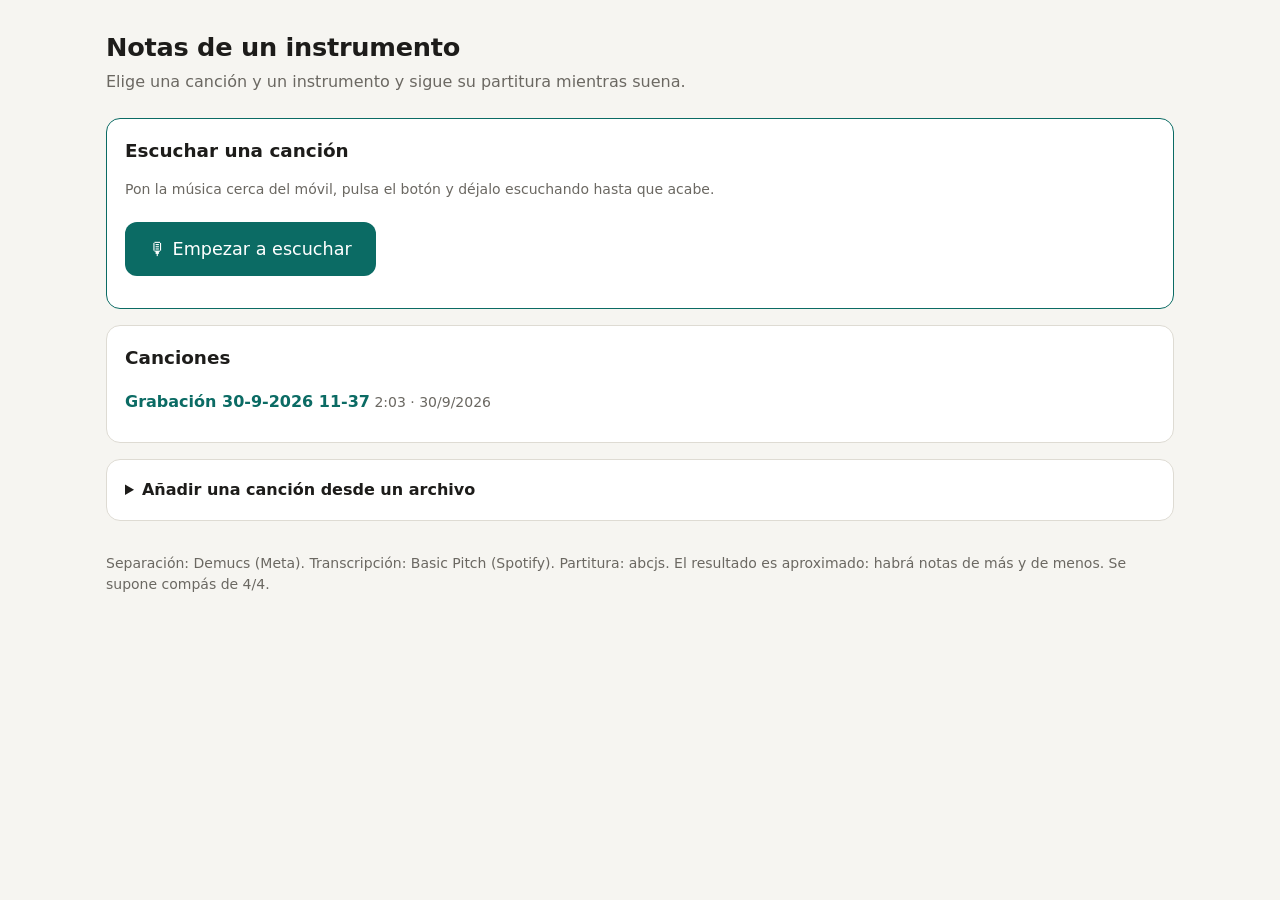
<file: notas-instrumento/web/index.html>
<!doctype html>
<html lang="es">
<head>
<meta charset="utf-8">
<meta name="viewport" content="width=device-width,initial-scale=1">
<meta name="color-scheme" content="light dark">
<meta name="description" content="Elige una canción y un instrumento y sigue su partitura mientras suena.">
<title>Notas de un instrumento</title>
<link rel="icon" href="data:image/svg+xml,%3Csvg xmlns='http://www.w3.org/2000/svg' viewBox='0 0 32 32'%3E%3Ccircle cx='11' cy='24' r='6' fill='%230b6b64'/%3E%3Cpath d='M16 24V4l10 4' stroke='%230b6b64' stroke-width='3' fill='none'/%3E%3C/svg%3E">
<link rel="stylesheet" href="../static/estilos.css">
</head>
<body>
<header class="cabecera">
  <h1>Notas de un instrumento</h1>
  <p class="sub">Elige una canción y un instrumento y sigue su partitura mientras suena.</p>
</header>

<main>
  <p id="cargando" class="tarjeta apagado">Cargando...</p>

  <!-- Lista de canciones -->
  <section id="paso-lista" hidden>
    <div class="tarjeta destacada">
      <h2>Escuchar una canción</h2>
      <p class="apagado pequeno">Pon la música cerca del móvil, pulsa el botón y déjalo escuchando hasta que acabe.</p>
      <button id="empezar" class="boton boton-grande" type="button">🎙 Empezar a escuchar</button>
      <p class="pequeno"><button id="olvidar-token" class="enlace" type="button" hidden>Olvidar el token de GitHub de este móvil</button></p>
    </div>
    <div class="tarjeta">
      <div class="fila-titulo">
        <h2>Canciones</h2>
      </div>
      <ul id="lista" class="lista"></ul>
      <p id="vacia" class="apagado" hidden>Todavía no hay ninguna canción.</p>
    </div>
    <details class="tarjeta ayuda">
      <summary>Añadir una canción desde un archivo</summary>
      <ol>
        <li><a id="enlace-subir" href="#" target="_blank" rel="noopener">Sube el MP3 a la carpeta <code>notas-instrumento/canciones</code></a>
          de GitHub (arrástralo y pulsa «Commit changes»).</li>
        <li>GitHub la analiza solo. Tarda unos minutos; puedes verlo en
          <a id="enlace-acciones" href="#" target="_blank" rel="noopener">Actions</a>.</li>
        <li>Cuando termine, recarga esta página.</li>
      </ol>
      <p class="apagado pequeno">Sin subir el archivo al repositorio: en
        <a id="enlace-workflow" href="#" target="_blank" rel="noopener">Actions → Notas de un instrumento → Run workflow</a>
        pega un enlace de descarga (Dropbox, Google Drive compartido con «cualquiera con el enlace»...) y un título.
        Así la canción original no queda guardada en el repositorio (el resultado sí se publica).</p>
    </details>
  </section>

  <!-- Token de GitHub (una vez por móvil) -->
  <section id="paso-token" class="tarjeta" hidden>
    <h2>Conectar con GitHub (solo la primera vez)</h2>
    <p class="pequeno">Para mandar la grabación a GitHub, que es quien la analiza, este móvil necesita un
      <em>token</em>: una clave de acceso limitada a este repositorio. Se guarda solo en este móvil.</p>
    <ol class="pequeno">
      <li>Abre <a id="enlace-token" href="https://github.com/settings/personal-access-tokens/new" target="_blank" rel="noopener">crear un token en GitHub</a>.</li>
      <li>Nombre: el que quieras (p. ej. «Notas móvil»). Caducidad: la que prefieras.</li>
      <li><strong>Repository access</strong> → <em>Only select repositories</em> → elige <strong id="nombre-repo">este repositorio</strong>.</li>
      <li><strong>Permissions</strong> → <em>Contents</em>: <strong>Read and write</strong>. Opcional: <em>Actions</em>: <strong>Read-only</strong> (para ver el progreso).</li>
      <li><em>Generate token</em>, cópialo y pégalo aquí:</li>
    </ol>
    <form id="form-token" class="formulario">
      <label>Token <input type="password" id="token" autocomplete="off" required placeholder="github_pat_..."></label>
      <button type="submit" class="boton">Guardar y enviar</button>
      <button type="button" id="cancelar-token" class="boton-texto">Cancelar</button>
      <p id="error-token" class="error" hidden></p>
    </form>
  </section>

  <!-- Grabación -->
  <section id="paso-grabar" class="tarjeta" hidden>
    <div id="grabando">
      <h2>Escuchando...</h2>
      <p class="reloj" id="reloj">0:00</p>
      <div class="medidor" aria-hidden="true"><div id="nivel"></div></div>
      <p id="aviso-nivel" class="apagado pequeno">Acerca el móvil a la música. Mantén la pantalla encendida.</p>
      <button id="parar" class="boton boton-grande boton-parar" type="button">■ Parar</button>
    </div>
    <div id="grabado" hidden>
      <h2>Grabación lista</h2>
      <audio id="escucha" controls></audio>
      <form id="form-enviar" class="formulario">
        <label>Título <input type="text" id="titulo-grabacion" maxlength="100" required></label>
        <button type="submit" class="boton boton-grande">Analizar</button>
      </form>
      <p class="pequeno">
        <button id="otra-vez" class="enlace" type="button">Grabar otra vez</button> ·
        <a id="descargar-grabacion" class="enlace" href="#" download>Guardar la grabación en el móvil</a> ·
        <button id="descartar" class="enlace" type="button">Descartar</button>
      </p>
    </div>
  </section>

  <!-- Envío y seguimiento -->
  <section id="paso-enviando" class="tarjeta" hidden>
    <h2 id="titulo-enviando">Analizando</h2>
    <ol class="progreso-pasos" id="progreso-pasos">
      <li data-paso="enviar">Enviar la grabación a GitHub</li>
      <li data-paso="cola">Esperar turno en GitHub Actions</li>
      <li data-paso="analizar">Separar instrumentos y sacar las notas (varios minutos)</li>
      <li data-paso="publicar">Publicar en la página</li>
    </ol>
    <p id="mensaje-envio" class="apagado pequeno"></p>
    <p class="pequeno">Puedes cerrar la página: el análisis sigue en GitHub y al volver seguirá esperando.</p>
    <p class="pequeno"><a id="enlace-ejecucion" class="enlace" href="#" target="_blank" rel="noopener" hidden>Ver en GitHub Actions ·</a>
      <button id="dejar-de-esperar" class="enlace" type="button">Dejar de esperar</button></p>
    <p id="error-envio" class="error" hidden></p>
  </section>

  <!-- Instrumentos + reproductor + partitura -->
  <section id="paso-cancion" hidden>
    <div class="tarjeta">
      <div class="fila-titulo">
        <h2 id="titulo-cancion"></h2>
        <button id="otra" class="boton-texto" type="button">Otra canción</button>
      </div>
      <p class="apagado pequeno">Instrumentos que suenan (estimación automática; puedes elegir cualquiera). «Otros» junta cuerdas, vientos, sintes...:</p>
      <div id="instrumentos" class="instrumentos" role="radiogroup" aria-label="Instrumento"></div>
    </div>

    <div id="bloque-reproductor" class="tarjeta reproductor" hidden>
      <div class="controles">
        <button id="play" class="boton-play" type="button" aria-label="Reproducir">▶</button>
        <span id="tiempo" class="tiempo">0:00</span>
        <input id="posicion" type="range" min="0" max="1000" value="0" aria-label="Posición">
        <span id="total" class="tiempo">0:00</span>
      </div>
      <div class="opciones">
        <div class="segmentado" role="radiogroup" aria-label="Qué escuchar">
          <button type="button" data-modo="mezcla" class="activo">Canción</button>
          <button type="button" data-modo="solo">Solo <span class="nombre-inst"></span></button>
          <button type="button" data-modo="sin">Sin <span class="nombre-inst"></span></button>
        </div>
        <label class="opcion"><input id="nombres" type="checkbox"> Nombres de las notas</label>
        <label class="opcion"><input id="inglesa" type="checkbox"> C D E (inglés)</label>
        <label class="opcion">Notas
          <select id="sensibilidad">
            <option value="0.35">menos</option>
            <option value="0.5" selected>normal</option>
            <option value="0.65">más</option>
          </select>
        </label>
        <label class="opcion"><input id="seguir" type="checkbox" checked> Seguir la partitura</label>
        <a id="midi" class="boton-texto" href="#">Descargar MIDI</a>
      </div>
      <audio id="audio" preload="auto"></audio>
    </div>

    <div id="bloque-partitura" class="tarjeta" hidden>
      <p id="info-partitura" class="apagado pequeno"></p>
      <div id="partitura" class="partitura"></div>
    </div>
    <p id="aviso-partitura" class="tarjeta apagado" hidden></p>
  </section>

  <p id="error-general" class="tarjeta error" hidden></p>

  <footer class="pie apagado pequeno">
    Separación: Demucs (Meta). Transcripción: Basic Pitch (Spotify). Partitura: abcjs.
    El resultado es aproximado: habrá notas de más y de menos. Se supone compás de 4/4.
  </footer>
</main>

<script src="../static/vendor/abcjs-basic-min.js"></script>
<script src="../static/reproductor.js"></script>
<script src="web.js"></script>
</body>
</html>
</file>
<file: notas-instrumento/static/estilos.css>
:root {
  --fondo: #f6f5f1;
  --tarjeta: #ffffff;
  --texto: #1d1c1a;
  --apagado: #6b6862;
  --borde: #dedbd3;
  --acento: #0b6b64;
  --acento-suave: #d9eeeb;
  --nota-activa: #d9480f;
  --error: #b42318;
  --papel: #ffffff;
  --tinta: #1d1c1a;
}
@media (prefers-color-scheme: dark) {
  :root {
    --fondo: #141413;
    --tarjeta: #1f1e1c;
    --texto: #ecebe7;
    --apagado: #a19e97;
    --borde: #3a3834;
    --acento: #4fb3a9;
    --acento-suave: #1d3a37;
    --nota-activa: #ff8a4c;
    --error: #ff8a80;
    --papel: #f7f6f2; /* la partitura se ve mejor sobre claro */
    --tinta: #1d1c1a;
  }
}

* { box-sizing: border-box; }
body {
  margin: 0;
  background: var(--fondo);
  color: var(--texto);
  font: 16px/1.5 system-ui, -apple-system, "Segoe UI", Roboto, sans-serif;
}
main, .cabecera { max-width: 1100px; margin: 0 auto; padding: 0 16px; }
.cabecera { padding-top: 28px; padding-bottom: 8px; }
h1 { font-size: 1.6rem; margin: 0; letter-spacing: -0.01em; }
h2 { font-size: 1.15rem; margin: 0; }
.sub { margin: 4px 0 0; color: var(--apagado); }
.apagado { color: var(--apagado); }
.pequeno { font-size: 0.875rem; }
.error { color: var(--error); }
[hidden] { display: none !important; }

.tarjeta {
  background: var(--tarjeta);
  border: 1px solid var(--borde);
  border-radius: 14px;
  padding: 18px;
  margin: 16px 0;
}

.zona {
  display: flex; flex-direction: column; align-items: center; gap: 4px;
  border: 2px dashed var(--borde); border-radius: 12px;
  padding: 48px 16px; text-align: center; cursor: pointer;
  transition: border-color .15s, background .15s;
}
.zona:hover, .zona:focus-visible, .zona.encima { border-color: var(--acento); background: var(--acento-suave); outline: none; }
.zona-titulo { font-weight: 600; font-size: 1.1rem; }
.zona-texto { color: var(--apagado); font-size: 0.9rem; }

.barra { height: 8px; background: var(--borde); border-radius: 4px; overflow: hidden; margin: 12px 0 8px; }
.barra div { height: 100%; width: 0; background: var(--acento); transition: width .4s; }
.barra.indefinida div { width: 30%; animation: vaiven 1.2s ease-in-out infinite alternate; }
@keyframes vaiven { from { margin-left: 0; } to { margin-left: 70%; } }

.fila-titulo { display: flex; justify-content: space-between; align-items: center; gap: 12px; margin-bottom: 4px; }
.instrumentos { display: flex; flex-wrap: wrap; gap: 8px; margin-top: 8px; }
.inst {
  display: flex; flex-direction: column; align-items: flex-start;
  padding: 10px 14px; min-width: 130px;
  border: 1px solid var(--borde); border-radius: 10px;
  background: transparent; color: inherit; font: inherit; cursor: pointer; text-align: left;
}
.inst:hover { border-color: var(--acento); }
.inst[aria-checked="true"] { border-color: var(--acento); background: var(--acento-suave); box-shadow: inset 0 0 0 1px var(--acento); }
.inst .nombre { font-weight: 600; }
.inst .estado { font-size: 0.8rem; color: var(--apagado); }
.inst.no-suena { opacity: 0.6; }

.boton-texto {
  background: none; border: 1px solid var(--borde); border-radius: 8px;
  padding: 6px 12px; color: var(--acento); font: inherit; font-size: 0.9rem; cursor: pointer; text-decoration: none;
}
.boton-texto:hover { border-color: var(--acento); }

.reproductor { position: sticky; top: 8px; z-index: 5; }
.controles { display: flex; align-items: center; gap: 12px; }
.boton-play {
  width: 48px; height: 48px; flex: none; border-radius: 50%; border: none;
  background: var(--acento); color: #fff; font-size: 1.2rem; cursor: pointer;
}
.boton-play:disabled { opacity: .5; cursor: wait; }
#posicion { flex: 1; accent-color: var(--acento); min-width: 0; }
.tiempo { font-variant-numeric: tabular-nums; font-size: 0.9rem; min-width: 3.2em; text-align: center; }
.opciones { display: flex; flex-wrap: wrap; align-items: center; gap: 10px 18px; margin-top: 12px; font-size: 0.9rem; }
.opcion { display: inline-flex; align-items: center; gap: 6px; }
.opcion select { font: inherit; padding: 2px 4px; }
.segmentado { display: inline-flex; border: 1px solid var(--borde); border-radius: 8px; overflow: hidden; }
.segmentado button { background: none; border: none; padding: 6px 12px; font: inherit; color: inherit; cursor: pointer; }
.segmentado button + button { border-left: 1px solid var(--borde); }
.segmentado button.activo { background: var(--acento); color: #fff; }

.partitura { background: var(--papel); color: var(--tinta); border-radius: 8px; padding: 8px 0; overflow-x: auto; }
.partitura svg { display: block; }
.partitura .abcjs-note, .partitura .abcjs-rest { cursor: pointer; }
.partitura .nota-activa, .partitura .nota-activa path { fill: var(--nota-activa) !important; stroke: var(--nota-activa); }

.formulario { display: grid; gap: 12px; max-width: 360px; margin-top: 12px; }
.formulario label:not(.opcion) { display: grid; gap: 4px; font-size: 0.9rem; }
.formulario input[type=text], .formulario input[type=password] {
  font: inherit; padding: 8px 10px; border: 1px solid var(--borde); border-radius: 8px;
  background: var(--fondo); color: var(--texto);
}
.boton {
  justify-self: start; font: inherit; padding: 8px 18px; border: none; border-radius: 8px;
  background: var(--acento); color: #fff; cursor: pointer;
}
.boton:disabled { opacity: .6; cursor: wait; }
.lista { list-style: none; margin: 8px 0 0; padding: 0; }
.lista li { padding: 10px 0; border-top: 1px solid var(--borde); }
.lista li:first-child { border-top: none; }
.lista a { color: var(--acento); font-weight: 600; text-decoration: none; }
.lista a:hover { text-decoration: underline; }
.ayuda summary { cursor: pointer; font-weight: 600; }
.ayuda ol { padding-left: 20px; }
.ayuda a { color: var(--acento); }
code { font-size: 0.9em; background: var(--acento-suave); padding: 1px 4px; border-radius: 4px; }

.destacada { border-color: var(--acento); }
.boton-grande { font-size: 1.1rem; padding: 14px 24px; border-radius: 12px; margin-top: 8px; }
.boton-parar { background: var(--error); }
.enlace { background: none; border: none; padding: 0; font: inherit; color: var(--acento); cursor: pointer; text-decoration: underline; }
.reloj { font-size: 3rem; font-variant-numeric: tabular-nums; margin: 8px 0; }
.medidor { height: 14px; background: var(--borde); border-radius: 7px; overflow: hidden; }
.medidor div { height: 100%; width: 0; background: var(--acento); transition: width .08s; }
#escucha { width: 100%; margin: 8px 0; }
.progreso-pasos { padding-left: 0; list-style: none; }
.progreso-pasos li { padding: 6px 0 6px 30px; position: relative; color: var(--apagado); }
.progreso-pasos li::before { content: "○"; position: absolute; left: 4px; }
.progreso-pasos li.hecho { color: var(--texto); }
.progreso-pasos li.hecho::before { content: "✓"; color: var(--acento); }
.progreso-pasos li.actual { color: var(--texto); font-weight: 600; }
.progreso-pasos li.actual::before { content: "●"; color: var(--acento); animation: latido 1s ease-in-out infinite alternate; }
.progreso-pasos li.fallo::before { content: "✗"; color: var(--error); }
@keyframes latido { from { opacity: .3; } to { opacity: 1; } }

.pie { margin: 32px 0; }

@media (max-width: 600px) {
  .cabecera { padding-top: 18px; }
  h1 { font-size: 1.3rem; }
  .tarjeta { padding: 14px; }
  .reproductor { top: 0; border-radius: 0 0 14px 14px; }
  .instrumentos { display: grid; grid-template-columns: 1fr 1fr; }
  .inst { min-width: 0; padding: 8px 10px; }
}
</file>
